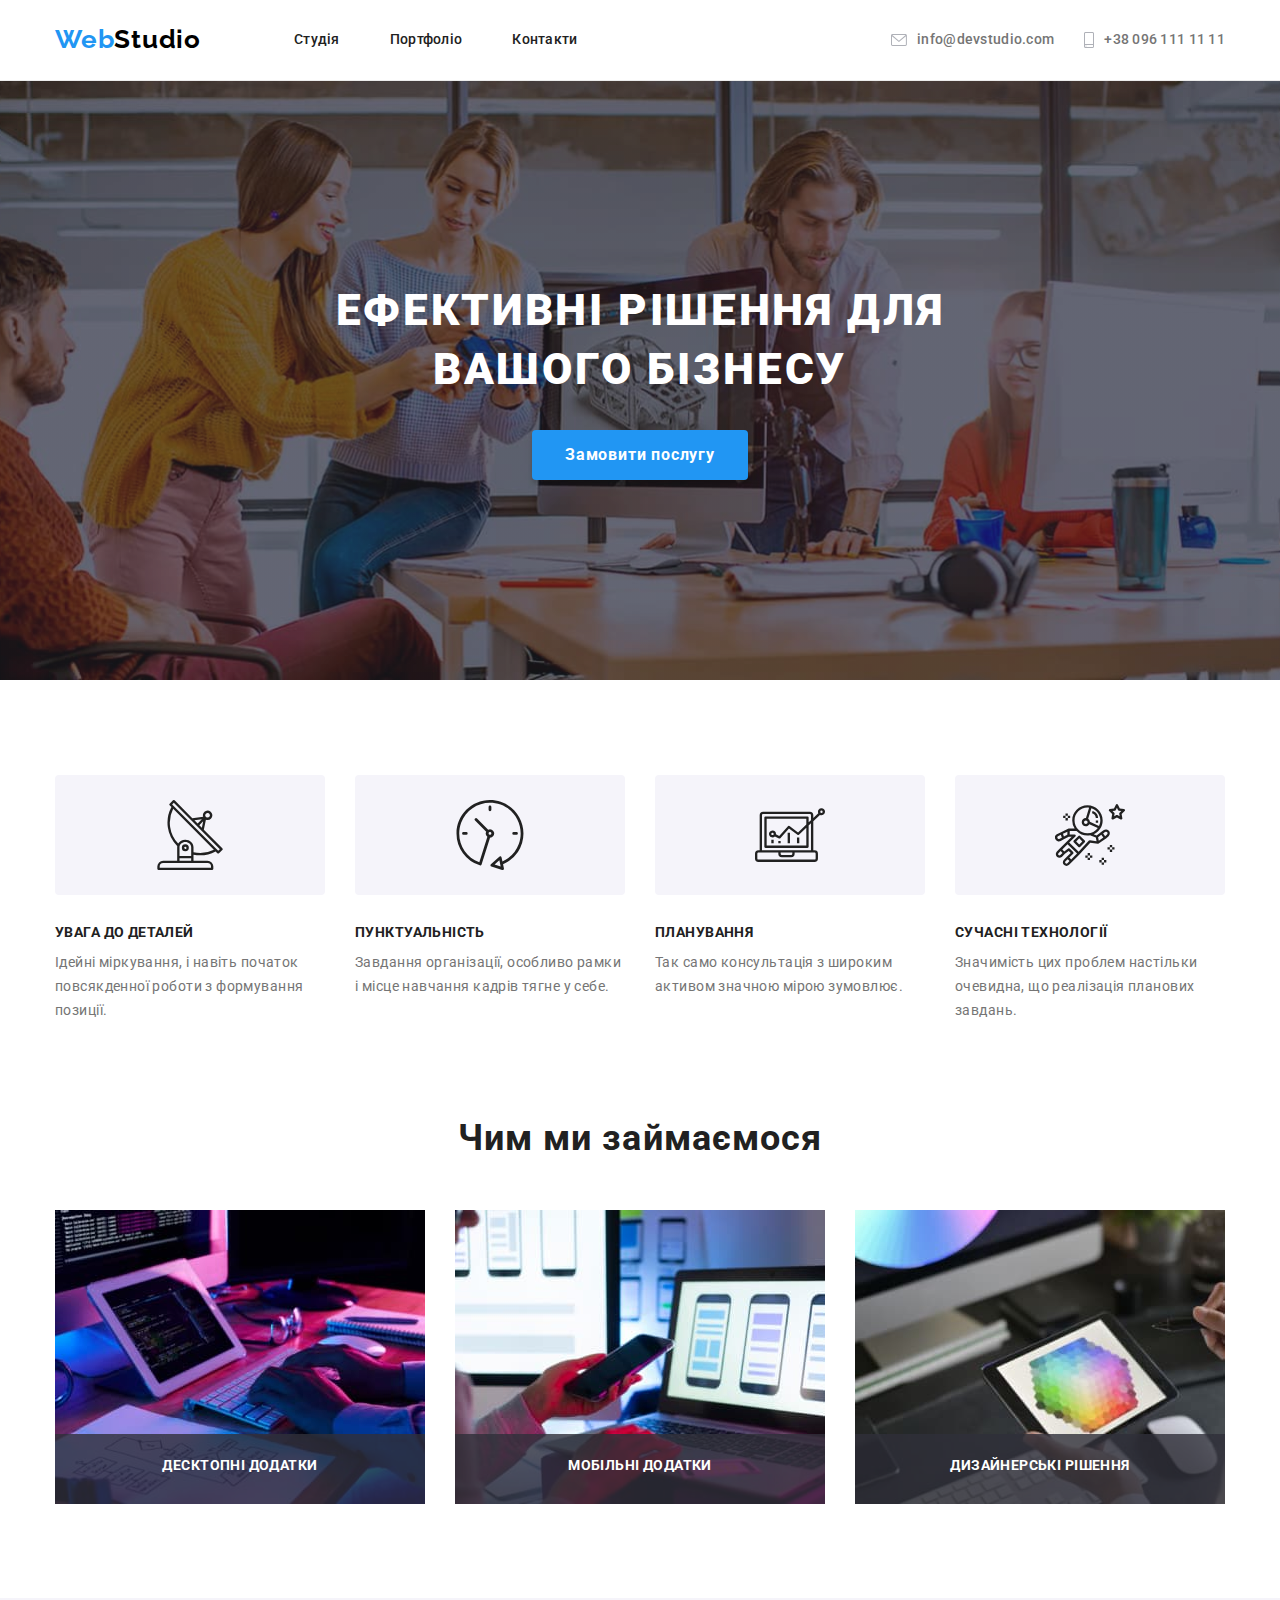
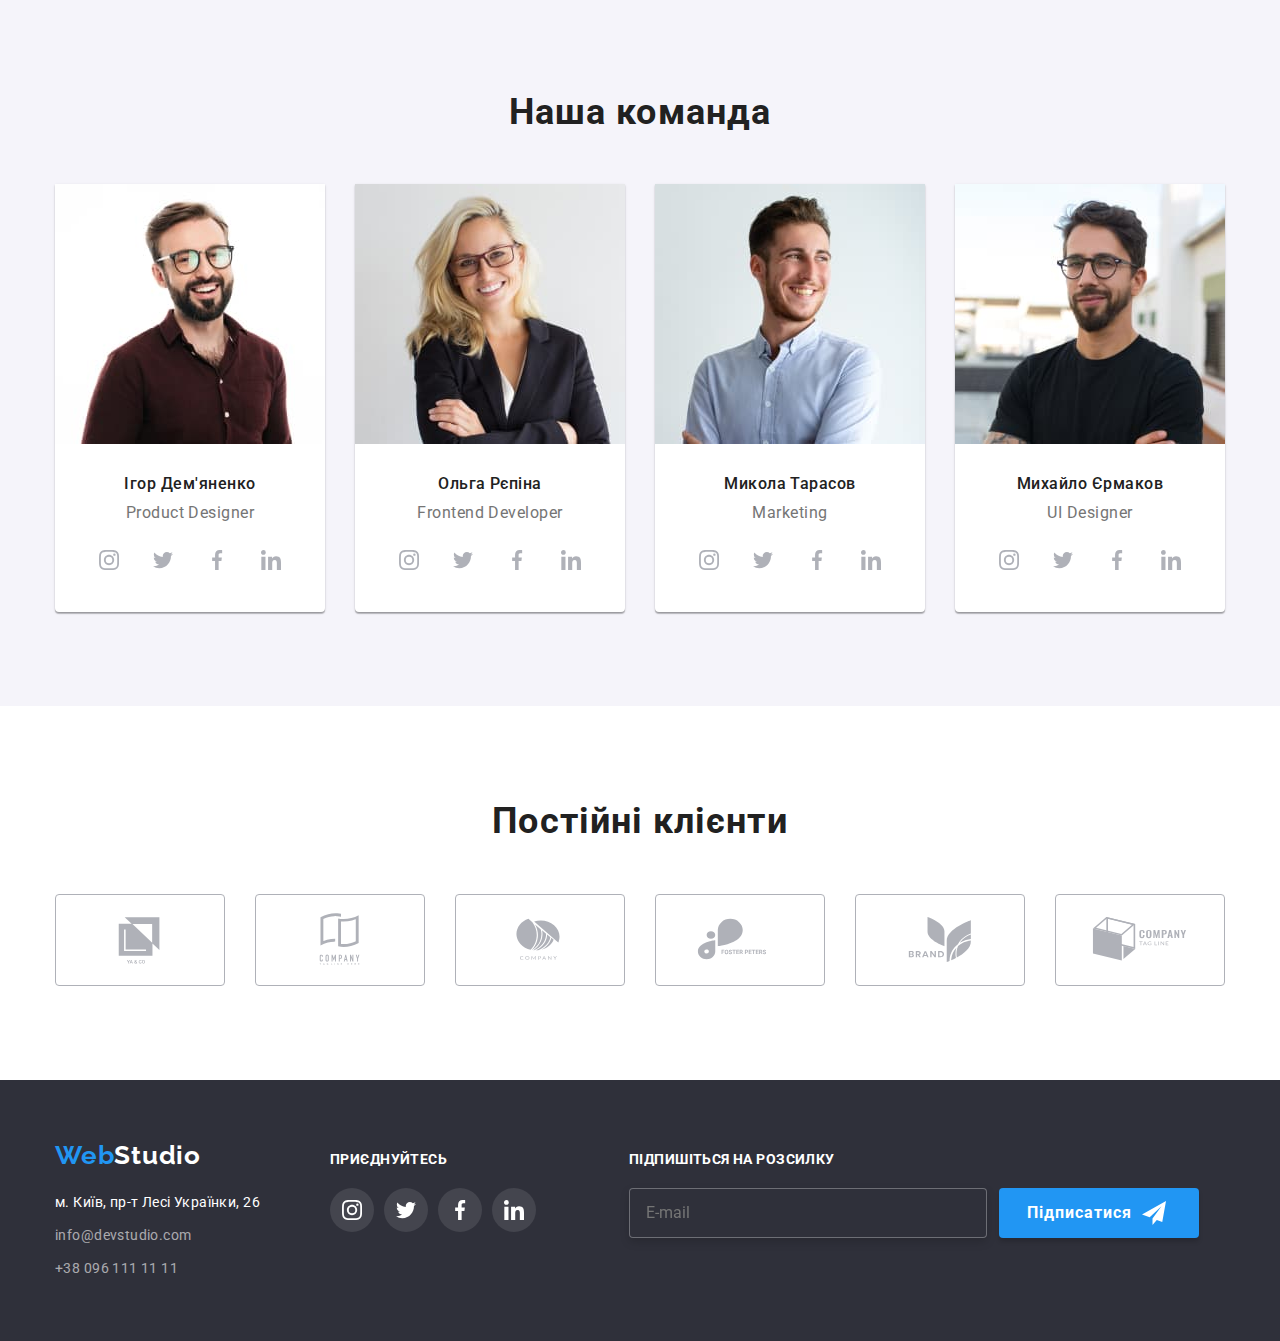
<file: index.html>
<!DOCTYPE html>
<html lang="en">
  <head>
    <meta charset="UTF-8" />
    <meta name="viewport" content="width=device-width, initial-scale=1.0" />
    <title>Document</title>
    <link
      rel="stylesheet"
      href="https://cdnjs.cloudflare.com/ajax/libs/modern-normalize/1.0.0/modern-normalize.min.css"
    />
    <link
      href="https://fonts.googleapis.com/css2?family=Raleway:wght@700&family=Roboto:wght@400;500;700;900&display=swap"
      rel="stylesheet"
    />

    <link rel="stylesheet" href="./css/styles.css" />
  </head>
  <body class="blackout">
    <!-- Шапка сайта -->
    <header class="page-header">
      <div class="header-container container">
        <nav class="nav-container">
          <a href="./index.html" class="logo">
            <span class="web">Web</span><span class="studio">Studio</span>
          </a>
          <ul class="site-nav">
            <li class="poloska">
              <a href="./index.html" class="link">Студія</a>
              <!-- <div class="item fover"></div> -->
            </li>
            <li class="poloska">
              <a href="./portfolio.html" class="link">Портфоліо</a>
              <!-- <div class="item fover"></div> -->
            </li>
            <li class="poloska">
              <a href="#" class="link">Контакти</a>
              <!-- <div class="item fover"></div> -->
            </li>
          </ul>
        </nav>
        <ul class="auth-nav">
          <!-- mailto -->
          <li class="item-block">
            <a href="mailto:info@devstudio.com" class="link">
              <div class="item-mailto">
                <svg class="icon-mailto">
                  <use
                    xlink:href="#icon-envelope-hover"
                    class="link-mailto"
                  ></use>
                </svg>
              </div>
              info@devstudio.com</a
            >
          </li>
          <li class="item-block">
            <a href="tel:+380961111111" class="link">
              <div class="item-tel">
                <svg class="icon-tel">
                  <use xlink:href="#icon-smartphone" class="link-tel"></use>
                </svg>
              </div>
              +38 096 111 11 11</a
            >
          </li>
        </ul>
      </div>
    </header>
    <main class="page-main">
      <!-- Герой (Hero)-->
      <div class="hero-container">
        <section class="hero">
          <h1 class="title">
            Ефективні рішення для <br />
            вашого бізнесу
          </h1>
          <button type="button" class="button" data-modal-open>
            Замовити послугу
          </button>
        </section>
      </div>
      <!-- Переваги (Benefits)-->
      <section class="benefits">
        <h2 class="our-advantages">Наші переваги</h2>
        <div class="benefits-container">
          <ul class="card-set">
            <li class="item">
              <span class="card-set-block">
                <svg class="card-set-img">
                  <use xlink:href="#icon-antenna-1"></use>
                </svg>
              </span>
              <h3 class="title">Увага до деталей</h3>
              <p class="line">
                Ідейні міркування, і навіть початок повсякденної роботи з
                формування позиції.
              </p>
            </li>
            <li class="item">
              <span class="card-set-block">
                <svg class="card-set-img">
                  <use xlink:href="#icon-clock-1"></use>
                </svg>
              </span>
              <h3 class="title">Пунктуальність</h3>
              <p class="line">
                Завдання організації, особливо рамки і місце навчання кадрів
                тягне у себе.
              </p>
            </li>
            <li class="item">
              <span class="card-set-block">
                <svg class="card-set-img">
                  <use xlink:href="#icon-diagram-1"></use>
                </svg>
              </span>
              <h3 class="title">Планування</h3>
              <p class="line">
                Так само консультація з широким активом значною мірою зумовлює.
              </p>
            </li>
            <li class="item">
              <span class="card-set-block">
                <svg class="card-set-img">
                  <use xlink:href="#icon-astronaut-1"></use>
                </svg>
              </span>
              <h3 class="title">Сучасні технології</h3>
              <p class="line">
                Значимість цих проблем настільки очевидна, що реалізація
                планових завдань.
              </p>
            </li>
          </ul>
        </div>
      </section>
      <!-- Чим ми займаємося -->
      <section class="services">
        <div class="services-container">
          <h3 class="title">Чим ми займаємося</h3>
          <ul class="services-blok">
            <li class="title-img">
              <img
                src="./images/1_1img.jpg"
                alt="Програміст працюе за планшетом"
                width="370"
                height="294"
                class="img"
              />
              <div class="block-title">
                <h3 class="picture-title">Десктопні додатки</h3>
              </div>
            </li>
            <li class="title-img">
              <img
                src="./images/1_2img.jpg"
                alt="Людина з телефоном працюе за ноутбуком"
                width="370"
                height="294"
                class="img"
              />
              <div class="block-title">
                <h3 class="picture-title">Мобільні додатки</h3>
              </div>
            </li>
            <li class="title-img">
              <img
                src="./images/1_3img.jpg"
                alt="Людина малює на планшеті"
                width="370"
                height="294"
                class="img"
              />
              <div class="block-title">
                <h3 class="picture-title">Дизайнерські рішення</h3>
              </div>
            </li>
          </ul>
        </div>
      </section>
      <!-- Наша команда-->
      <section class="team">
        <!-- team -->
        <div class="team-container">
          <h3 class="title-team">Наша команда</h3>
          <ul class="team-blok">
            <li class="background">
              <img
                class="img"
                src="./images/2_1img.jpg"
                alt="Усміхнений хлопець в окулярах"
                width="270"
                height="260"
              />
              <div class="img-text">
                <h3 class="title">Ігор Дем'яненко</h3>
                <p class="line">Product Designer</p>
                <!-- icon smm -->
                <ul class="icon-smm">
                  <!-- instagram -->
                  <li class="icon-block-smm">
                    <a href="" class="icon-block-linck">
                      <svg class="icon" height="20px" width="20px">
                        <use xlink:href="#icon-instagram-2"></use>
                      </svg>
                    </a>
                  </li>
                  <!-- twitter -->
                  <li class="icon-block-smm">
                    <a href="" class="icon-block-linck">
                      <svg class="icon" height="20px" width="20px">
                        <use xlink:href="#icon-twitter-1"></use>
                      </svg>
                    </a>
                  </li>
                  <!-- facebook -->
                  <li class="icon-block-smm">
                    <a href="" class="icon-block-linck">
                      <svg class="icon" height="20px" width="20px">
                        <use xlink:href="#icon-facebook-1"></use>
                      </svg>
                    </a>
                  </li>
                  <!-- linkedin -->
                  <li class="icon-block-smm">
                    <a href="" class="icon-block-linck">
                      <svg class="icon" height="20px" width="20px">
                        <use xlink:href="#icon-linkedin-1"></use>
                      </svg>
                    </a>
                  </li>
                </ul>
              </div>
            </li>
            <li class="background">
              <img
                class="img"
                src="./images/2_2img.jpg"
                alt="Усміхненена дівчина в окулярах"
                width="270"
                height="260"
              />
              <div class="img-text">
                <h3 class="title">Ольга Рєпіна</h3>
                <p class="line">Frontend Developer</p>
                <!-- icon smm -->
                <ul class="icon-smm">
                  <!-- instagram -->
                  <li class="icon-block-smm">
                    <a href="" class="icon-block-linck">
                      <svg class="icon" height="20px" width="20px">
                        <use xlink:href="#icon-instagram-2"></use>
                      </svg>
                    </a>
                  </li>
                  <!-- twitter -->
                  <li class="icon-block-smm">
                    <a href="" class="icon-block-linck">
                      <svg class="icon" height="20px" width="20px">
                        <use xlink:href="#icon-twitter-1"></use>
                      </svg>
                    </a>
                  </li>
                  <!-- facebook -->
                  <li class="icon-block-smm">
                    <a href="" class="icon-block-linck">
                      <svg class="icon" height="20px" width="20px">
                        <use xlink:href="#icon-facebook-1"></use>
                      </svg>
                    </a>
                  </li>
                  <!-- linkedin -->
                  <li class="icon-block-smm">
                    <a href="" class="icon-block-linck">
                      <svg class="icon" height="20px" width="20px">
                        <use xlink:href="#icon-linkedin-1"></use>
                      </svg>
                    </a>
                  </li>
                </ul>
              </div>
            </li>
            <li class="background">
              <img
                class="img"
                src="./images/2_3img.jpg"
                alt="Усміхнений хлопець"
                width="270"
                height="260"
              />
              <div class="img-text">
                <h3 class="title">Микола Тарасов</h3>
                <p class="line">Marketing</p>
                <!-- icon smm -->
                <ul class="icon-smm">
                  <!-- instagram -->
                  <li class="icon-block-smm">
                    <a href="" class="icon-block-linck">
                      <svg class="icon" height="20px" width="20px">
                        <use xlink:href="#icon-instagram-2"></use>
                      </svg>
                    </a>
                  </li>
                  <!-- twitter -->
                  <li class="icon-block-smm">
                    <a href="" class="icon-block-linck">
                      <svg class="icon" height="20px" width="20px">
                        <use xlink:href="#icon-twitter-1"></use>
                      </svg>
                    </a>
                  </li>
                  <!-- facebook -->
                  <li class="icon-block-smm">
                    <a href="" class="icon-block-linck">
                      <svg class="icon" height="20px" width="20px">
                        <use xlink:href="#icon-facebook-1"></use>
                      </svg>
                    </a>
                  </li>
                  <!-- linkedin -->
                  <li class="icon-block-smm">
                    <a href="" class="icon-block-linck">
                      <svg class="icon" height="20px" width="20px">
                        <use xlink:href="#icon-linkedin-1"></use>
                      </svg>
                    </a>
                  </li>
                </ul>
              </div>
            </li>
            <li class="background">
              <img
                class="img"
                src="./images/2_4img.jpg"
                alt="Хлопець в окулярах"
                width="270"
                height="260"
              />
              <div class="img-text">
                <h3 class="title">Михайло Єрмаков</h3>
                <p class="line">UI Designer</p>
                <!-- icon smm -->
                <ul class="icon-smm">
                  <!-- instagram -->
                  <li class="icon-block-smm">
                    <a href="" class="icon-block-linck">
                      <svg class="icon" height="20px" width="20px">
                        <use xlink:href="#icon-instagram-2"></use>
                      </svg>
                    </a>
                  </li>
                  <!-- twitter -->
                  <li class="icon-block-smm">
                    <a href="" class="icon-block-linck">
                      <svg class="icon" height="20px" width="20px">
                        <use xlink:href="#icon-twitter-1"></use>
                      </svg>
                    </a>
                  </li>
                  <!-- facebook -->
                  <li class="icon-block-smm">
                    <a href="" class="icon-block-linck">
                      <svg class="icon" height="20px" width="20px">
                        <use xlink:href="#icon-facebook-1"></use>
                      </svg>
                    </a>
                  </li>
                  <!-- linkedin -->
                  <li class="icon-block-smm">
                    <a href="" class="icon-block-linck">
                      <svg class="icon" height="20px" width="20px">
                        <use xlink:href="#icon-linkedin-1"></use>
                      </svg>
                    </a>
                  </li>
                </ul>
              </div>
            </li>
          </ul>
        </div>
      </section>
      <!-- Постійні клієнти Regular customers -->
      <section class="services">
        <!-- infa icon -->
        <div class="services-container">
          <h3 class="title">Постійні клієнти</h3>
          <!-- логотип постійні клієнти -->
          <ul class="customers-icon-logo">
            <li class="customers-icon-section">
              <a href="" class="services-link">
                <svg class="customers-icon" height="60px" width="106px">
                  <use xlink:href="#icon-Logo"></use>
                </svg>
              </a>
            </li>
            <li class="customers-icon-section">
              <a href="" class="services-link">
                <svg class="customers-icon" height="60px" width="106px">
                  <use xlink:href="#icon-Logo-1"></use>
                </svg>
              </a>
            </li>
            <li class="customers-icon-section">
              <a href="" class="services-link">
                <svg class="customers-icon" height="60px" width="106px">
                  <use xlink:href="#icon-Logo-2"></use>
                </svg>
              </a>
            </li>
            <li class="customers-icon-section">
              <a href="" class="services-link">
                <svg class="customers-icon" height="60px" width="106px">
                  <use xlink:href="#icon-Logo-3"></use>
                </svg>
              </a>
            </li>
            <li class="customers-icon-section">
              <a href="" class="services-link">
                <svg class="customers-icon" height="60px" width="106px">
                  <use xlink:href="#icon-Logo-4"></use>
                </svg>
              </a>
            </li>
            <li class="customers-icon-section">
              <a href="" class="services-link">
                <svg class="customers-icon" height="60px" width="106px">
                  <use xlink:href="#icon-Logo-5"></use>
                </svg>
              </a>
            </li>
          </ul>
        </div>
      </section>
    </main>
    <!-- Футер -->
    <footer class="footer">
      <div class="footer-container">
        <div class="footer-address">
          <a href="./index.html" class="logo">
            <span class="web">Web</span><span class="studio">Studio</span>
          </a>
          <address class="address">
            <ul class="footer-link">
              <li class="item-address">
                <a
                  href="https://goo.gl/maps/CPtrU1FHBa2aNyZL9"
                  target="_blank"
                  rel="noopener noreferrer nofollow"
                  class="address-link"
                >
                  м. Київ, пр-т Лесі Українки, 26</a
                >
              </li>
              <li class="item">
                <a href="mailto:info@devstudio.com" class="link"
                  >info@devstudio.com</a
                >
              </li>
              <li class="item">
                <a href="tel:+380961111111" class="link">+38 096 111 11 11</a>
              </li>
            </ul>
          </address>
        </div>
        <div class="footer-block">
          <h3 class="footer-title">ПРИЄДНУЙТЕСЬ</h3>
          <ul class="footer-icon-smm">
            <!-- instagram -->
            <li class="footer-icon-block-smm">
              <a href="" class="footer-icon-block-linck">
                <svg class="footer-icon" height="20px" width="20px">
                  <use xlink:href="#icon-instagram-2"></use>
                </svg>
              </a>
            </li>
            <!-- twitter -->
            <li class="footer-icon-block-smm">
              <a href="" class="footer-icon-block-linck">
                <svg class="footer-icon" height="20px" width="20px">
                  <use xlink:href="#icon-twitter-1"></use>
                </svg>
              </a>
            </li>
            <!-- facebook -->
            <li class="footer-icon-block-smm">
              <a href="" class="footer-icon-block-linck">
                <svg class="footer-icon" height="20px" width="20px">
                  <use xlink:href="#icon-facebook-1"></use>
                </svg>
              </a>
            </li>
            <!-- linkedin -->
            <li class="footer-icon-block-smm">
              <a href="" class="footer-icon-block-linck">
                <svg class="footer-icon" height="20px" width="20px">
                  <use xlink:href="#icon-linkedin-1"></use>
                </svg>
              </a>
            </li>
          </ul>
        </div>
        <div class="footer-email">
          <form>
            <h3 class="footer-title">Підпишіться на розсилку</h3>
            <div class="footer-form">
              <label for="footer-mail">
                <input
                  type="email"
                  id="footer-mail"
                  name="mail"
                  class="input-footer"
                  placeholder="E-mail"
                />
              </label>
              <button type="submit" class="footer-button">
                Підписатися
                <svg class="footer-button-svg" width="24" height="24">
                  <use href="#icon-telegram"></use>
                </svg>
              </button>
            </div>
          </form>
        </div>
      </div>
    </footer>
    <!-- Модал -->
    <div class="backdrop is-hidden" data-modal>
      <div class="modal">
        <button class="button-close" data-modal-close>
          <svg class="bcard-set-img" width="18" height="18">
            <use xlink:href="#icon-close-black"></use>
          </svg>
        </button>
        <div class="modal-contact">
          <h3 class="modal-text">Залиште свої дані, ми вам передзвонимо</h3>
          <!--  Ім'я -->
          <form name="contact-form">
            <label class="form-label" for="person-name">Ім'я</label>
            <div class="form-control">
              <input
                class="form-input"
                id="person-name"
                type="text"
                name="person-name"
              />
              <svg class="form-icon" width="12" height="12">
                <use class="form-icon-c" href="#icon-contakt-name"></use>
              </svg>
            </div>
            <!--  Телефон -->
            <label class="form-label" for="person-phone">Телефон</label>
            <div class="form-control">
              <input
                class="form-input"
                id="person-phone"
                type="tel"
                name="person-phone"
              />
              <svg class="form-icon" width="13" height="13">
                <use href="#icon-tel"></use>
              </svg>
            </div>
            <!--  Пошта -->
            <label class="form-label" for="person-mail">Пошта</label>
            <div class="form-control">
              <input
                class="form-input"
                id="person-mail"
                type="email"
                name="person-mail"
              />
              <svg class="form-icon" width="15" height="12">
                <use href="#icon-emeil"></use>
              </svg>
            </div>
            <!--  Коментар -->
            <label class="form-label" for="person-comment">Коментар</label>
            <textarea
              class="form-textarea"
              id="person-comment"
              name="person-comment"
              placeholder="Введіть текст"
            ></textarea>
            <!--  checkbox -->
            <div class="checkbox-container">
              <label class="checkbox-label text" for="agreement">
                <input
                  class="checkbox-input visually-hidden"
                  type="checkbox"
                  name=""
                  id="agreement"
                />
                <svg class="checkbox-svg" width="16px" height="15px">
                  <use xlink:href="#icon-icon-check"></use>
                </svg>
                Погоджуюся з розсилкою та приймаю
                <a href="#" class="checkbox-link">Умови договору</a>
              </label>
            </div>
            <!--  button -->
            <div class="modal-button">
              <button class="form-button" type="submit">Відправити</button>
            </div>
          </form>
        </div>
      </div>
    </div>
    <script src="./js/modal.js"></script>
    <!-- icon infa -->
    <svg display="none">
      <symbol id="icon-antenna-1" viewBox="0 0 32 32">
        <path
          d="m30.773 22.098-8.443-8.505.937-4.615c.242.094.499.144.758.146h.006a2.159 2.159 0 1 0-2.008-1.435l-4.96.605L8.972.161a.534.534 0 0 0-.377-.16.532.532 0 0 0-.373.155L6.709 1.66a.534.534 0 0 0 0 .754l.814.826a14.943 14.943 0 0 0 2.519 17.663.513.513 0 0 0 .146.098c-.034.18-.051.364-.052.547v6.187h-6.4a2.67 2.67 0 0 0-2.667 2.667v1.067c0 .295.239.533.533.533h24.533a.533.533 0 0 0 .533-.533v-1.067a2.67 2.67 0 0 0-2.667-2.667h-6.4v-2.742a15.09 15.09 0 0 0 3.049.32 14.854 14.854 0 0 0 7.04-1.783l.818.823a.534.534 0 0 0 .377.16.532.532 0 0 0 .373-.155l1.513-1.504a.534.534 0 0 0 0-.754zM23.28 6.233a1.066 1.066 0 1 1 .752 1.822h-.003a1.067 1.067 0 0 1-.747-1.823h-.002zm-1.256 3.505-.598 2.946-1.175-1.182 1.774-1.763zm-.605-.902-1.92 1.909-1.485-1.493 3.405-.415zM24.004 28.8a1.6 1.6 0 0 1 1.6 1.6v.533H2.137V30.4a1.6 1.6 0 0 1 1.6-1.6h20.267zm-7.467-2.133v1.067h-5.333v-1.067h5.333zM11.204 25.6v-4.053c0-1.294 1.196-2.347 2.667-2.347s2.667 1.053 2.667 2.347V25.6h-5.333zm6.4-1.696v-2.357c0-1.882-1.675-3.413-3.733-3.413a3.8 3.8 0 0 0-3.281 1.786A13.87 13.87 0 0 1 8.311 4.033l18.602 18.708a13.818 13.818 0 0 1-9.309 1.163zm11.289-.684L7.836 2.039l.755-.752 7.935 7.98c.004 0 .006.007.01.01l13.115 13.191-.757.752z"
        />
        <path
          d="M13.876 20.267h-.005a1.6 1.6 0 1 0-.004 3.2h.005a1.6 1.6 0 1 0 .004-3.2zm.373 1.978a.534.534 0 0 1-.752-.756.534.534 0 0 1 .373-.155.532.532 0 0 1 .373.911h.005z"
        />
      </symbol>
      <symbol id="icon-astronaut-1" viewBox="0 0 32 32">
        <path
          d="M31.974 4.524a.534.534 0 0 0-.43-.363l-1.91-.278-.855-1.731c-.179-.365-.777-.365-.956 0l-.855 1.731-1.91.278a.535.535 0 0 0-.296.91l1.383 1.348-.326 1.903c-.034.2.048.402.212.522a.53.53 0 0 0 .562.04l1.709-.899 1.709.899a.536.536 0 0 0 .775-.563l-.326-1.903 1.383-1.348a.536.536 0 0 0 .135-.547zm-2.463 1.327a.534.534 0 0 0-.153.472l.191 1.114-1-.526a.533.533 0 0 0-.498 0l-1.001.526.191-1.114a.534.534 0 0 0-.153-.472l-.81-.789 1.119-.163a.532.532 0 0 0 .402-.292l.5-1.013.5 1.013a.535.535 0 0 0 .402.292l1.119.163-.809.789zM26.134 20.522h-1.067v1.067h1.067v-1.067zM26.134 22.656h-1.067v1.067h1.067v-1.067zM27.2 21.589h-1.067v1.067H27.2v-1.067zM25.067 21.589H24v1.067h1.067v-1.067zM22.4 26.389h-1.067v1.067H22.4v-1.067zM22.4 28.522h-1.067v1.067H22.4v-1.067zM23.467 27.456H22.4v1.067h1.067v-1.067zM21.333 27.456h-1.067v1.067h1.067v-1.067zM16 24.256h-1.067v1.067H16v-1.067zM16 26.389h-1.067v1.067H16v-1.067zM17.067 25.322H16v1.067h1.067v-1.067zM14.933 25.322h-1.067v1.067h1.067v-1.067zM5.867 6.122H4.8v1.067h1.067V6.122zM5.867 8.255H4.8v1.067h1.067V8.255z"
        />
        <path
          d="M6.933 7.189H5.866v1.067h1.067V7.189zM4.8 7.189H3.733v1.067H4.8V7.189z"
        />
        <path
          d="M24.715 14.159a1.775 1.775 0 0 0-1.188-.705 1.778 1.778 0 0 0-1.34.352l-1.252.96-1.898 1.417-1.358-.541c2.421-1.086 4.114-3.508 4.114-6.32 0-3.823-3.123-6.933-6.961-6.933s-6.961 3.11-6.961 6.933a6.86 6.86 0 0 0 1.12 3.758l-2.764-.024h-.005c-.009 0-.015.004-.023.005a.515.515 0 0 0-.155.031l-.038.013c-.006.003-.013.003-.019.006l-3.233 1.596-.001.001-1.893.911a.397.397 0 0 0-.063.035 1.779 1.779 0 0 0-.598 2.295c.22.429.595.745 1.056.889a1.776 1.776 0 0 0 1.378-.128l1.388-.738 2.264-1.169 1.357-.008L2.2 22.211l-.002.001-1.339 1.333c-.316.315-.49.732-.49 1.178s.174.863.49 1.179c.325.323.752.485 1.179.485s.854-.162 1.18-.485l1.314-1.309 1.741-1.3.901.897-1.762 1.754-.002.001-1.339 1.333c-.316.315-.49.732-.49 1.178s.174.863.49 1.179c.325.323.753.485 1.18.485s.855-.162 1.18-.485l3.482-3.467.001-.002 1.01-1-.004-.004c.006-.006.015-.009.022-.015l5.166-5.658 3.471.494a.52.52 0 0 0 .262-.033c.018-.006.033-.015.05-.023.019-.01.039-.015.058-.027l3.213-2.133c.012-.008.018-.021.029-.029.013-.01.029-.014.041-.026l1.271-1.191c.662-.62.753-1.635.212-2.362zM2.13 17.77a.714.714 0 0 1-.558.052.717.717 0 0 1-.213-1.26l1.314-.632.449 1.312-.992.528zm3.498-1.828-1.548.8-.439-1.283 2.027-1.001-.04 1.484zm15.099-6.62a5.79 5.79 0 0 1-.599 2.559l-4.181-1.899a1.863 1.863 0 0 0-.788-1.388l1.464-4.86c2.378.756 4.105 2.974 4.105 5.588zm-11.789 0c0-3.235 2.644-5.867 5.894-5.867.253 0 .5.021.745.052l-1.432 4.754c-.019-.001-.037-.006-.057-.006-1.033 0-1.873.837-1.873 1.867s.84 1.867 1.873 1.867c.694 0 1.294-.383 1.618-.945l3.862 1.755a5.894 5.894 0 0 1-4.737 2.39c-3.25 0-5.894-2.632-5.894-5.867zm5.956.8c0 .441-.362.8-.806.8s-.806-.359-.806-.8c0-.441.362-.8.806-.8s.806.359.806.8zM2.465 25.146a.608.608 0 0 1-.854.001.592.592 0 0 1 0-.844l.962-.958.851.848-.959.955zm3.214 3.734a.608.608 0 0 1-.855.001.592.592 0 0 1 0-.844l.963-.959.852.848-.96.955zm3.481-3.469-.002.001-1.765 1.76-.852-.848 1.763-1.755.002-.001c.04-.04.065-.088.09-.135.007-.014.02-.026.026-.04.017-.041.019-.085.026-.129.003-.025.014-.047.014-.073 0-.036-.013-.07-.02-.106-.006-.032-.006-.065-.019-.095a.55.55 0 0 0-.091-.138c-.01-.012-.014-.027-.025-.038h-.001l-.001-.002-1.607-1.6c-.017-.017-.039-.024-.058-.038a.507.507 0 0 0-.087-.058.515.515 0 0 0-.093-.033.507.507 0 0 0-.103-.02.5.5 0 0 0-.095.005.53.53 0 0 0-.104.02.477.477 0 0 0-.094.045c-.02.011-.042.015-.061.029L4.23 23.486l-.901-.897 2.399-2.386 4.361 4.289-.928.919zm6.819-7.017c-.015-.002-.03.004-.045.003a.556.556 0 0 0-.3.075.492.492 0 0 0-.083.061c-.013.011-.028.017-.04.029l-4.698 5.146-4.328-4.257 2.833-2.818a.534.534 0 0 0-.379-.911v-.001l-2.219.013.028-1.607 3.104.027a6.947 6.947 0 0 0 4.981 2.101c.437 0 .864-.045 1.279-.123.04.032.079.065.13.085l2.41.96.331 1.644-3.003-.427zm4.041.178-.313-1.558 1.446-1.08.947 1.257-2.08 1.381zm3.754-2.831-.838.785-.931-1.236.831-.637a.735.735 0 0 1 .543-.143.718.718 0 0 1 .48.284.713.713 0 0 1-.085.947z"
        />
        <path
          d="m13.602 18.544-2.143-2.133a.534.534 0 0 0-.753 0l-2.142 2.133a.537.537 0 0 0 0 .756l2.142 2.133a.536.536 0 0 0 .753 0l2.143-2.133a.535.535 0 0 0 0-.756zm-2.519 1.759-1.387-1.381 1.387-1.381 1.387 1.381-1.387 1.381zM17.164 5.071l-.258 1.036c.071.018 1.738.452 1.738 2.149h1.067c0-2.017-1.666-2.965-2.547-3.185zM19.711 9.322h-1.067v1.067h1.067V9.322z"
        />
      </symbol>
      <symbol id="icon-clock-1" viewBox="0 0 32 32">
        <path
          d="M31.297 15.301C31.295 6.849 24.442-.002 15.989 0S.686 6.855.688 15.308a15.304 15.304 0 0 0 10.649 14.576.662.662 0 0 0 .529-.065.637.637 0 0 0 .283-.356l3.865-12.25a1.912 1.912 0 1 0-.84-3.635l-5.106-5.107a.637.637 0 0 0-.902.902l5.103 5.109a1.876 1.876 0 0 0 .536 2.309l-3.683 11.673C3.844 25.783.118 17.71 2.799 10.432S13.553-.572 20.831 2.109s11.004 10.754 8.323 18.032a14.042 14.042 0 0 1-7.462 7.973l-.398-1.874a.638.638 0 0 0-1.048-.344l-3.837 3.426a.637.637 0 0 0 .231 1.084l4.899 1.563a.638.638 0 0 0 .819-.74l-.391-1.839a15.255 15.255 0 0 0 9.329-14.089zm-15.305-.637a.638.638 0 1 1 0 1.277.638.638 0 0 1 0-1.277zm2.101 14.864 2.184-1.948.603 2.84-2.787-.892z"
        />
        <path
          d="M15.354 3.185V4.46a.638.638 0 1 0 1.276 0V3.185a.638.638 0 0 0-1.276 0zM3.876 14.664a.638.638 0 0 0 0 1.276h1.275a.638.638 0 1 0 0-1.276H3.876zM28.108 15.939a.638.638 0 1 0 0-1.276h-1.275a.638.638 0 0 0 0 1.276h1.275z"
        />
      </symbol>
      <symbol id="icon-diagram-1" viewBox="0 0 32 32">
        <path
          d="M14.926 14.965h1.066v4.798h-1.066v-4.797zM19.19 17.097h1.066v2.665H19.19v-2.665zM10.661 18.696h1.066v1.066h-1.066v-1.066zM7.463 18.163h1.066v1.599H7.463v-1.599z"
        />
        <path
          d="M1.599 28.291h25.587a1.6 1.6 0 0 0 1.599-1.599V24.56a1.6 1.6 0 0 0-1.599-1.599h-.533V9.668L29.681 6.8a1.608 1.608 0 1 0-.746-.763L26.654 8.2V6.97a1.6 1.6 0 0 0-1.599-1.599H3.733A1.6 1.6 0 0 0 2.134 6.97v15.992h-.533a1.6 1.6 0 0 0-1.599 1.599v2.132a1.6 1.6 0 0 0 1.599 1.599zM30.384 4.837a.533.533 0 1 1 0 1.067.533.533 0 0 1 0-1.067zM3.198 6.969c0-.294.239-.533.533-.533h21.322c.294 0 .533.239.533.533v2.239l-1.066 1.013V8.035a.533.533 0 0 0-.533-.533H4.797a.533.533 0 0 0-.533.533v13.326c0 .294.239.533.533.533h19.19a.533.533 0 0 0 .533-.533v-9.674l1.066-1.01v12.284H3.198V6.969zm4.798 6.93a1.598 1.598 0 1 0 1.107 2.749l1.853.93a.532.532 0 0 0 .636-.123l3.939-4.431 3.872 2.901a.533.533 0 0 0 .686-.039l3.365-3.188v8.131H5.33V8.569h18.124v2.66l-3.771 3.572-3.904-2.927a.533.533 0 0 0-.718.072l-3.993 4.493-1.493-.746c.011-.064.018-.129.02-.193a1.6 1.6 0 0 0-1.599-1.599zm.533 1.599a.533.533 0 1 1-1.067 0 .533.533 0 0 1 1.067 0zm3.198 8.529h5.331v.533a.533.533 0 0 1-.533.533h-4.264a.533.533 0 0 1-.533-.533v-.533zm-10.661.533c0-.294.239-.533.533-.533h9.062v.533a1.6 1.6 0 0 0 1.599 1.599h4.264a1.6 1.6 0 0 0 1.599-1.599v-.533h9.062c.294 0 .533.239.533.533v2.132a.533.533 0 0 1-.533.533H1.598a.533.533 0 0 1-.533-.533V24.56z"
        />
      </symbol>
      <symbol id="icon-envelope-hover" viewBox="0 0 43 32">
        <path
          d="M38.667 0H4C1.794 0 0 1.794 0 4v24c0 2.206 1.794 4 4 4h34.667c2.206 0 4-1.794 4-4V4c0-2.206-1.794-4-4-4zm0 2.667c.181 0 .353.038.511.103L21.334 18.236 3.49 2.77a1.32 1.32 0 0 1 .511-.103h34.667zm0 26.666H4A1.334 1.334 0 0 1 2.667 28V5.587L20.46 21.008a1.335 1.335 0 0 0 1.748 0L40.001 5.587V28c0 .736-.598 1.333-1.333 1.333z"
        />
      </symbol>
      <symbol id="icon-facebook-1" viewBox="0 0 32 32">
        <path
          d="M21.329 5.313h2.921V.225C23.746.156 22.013 0 19.994 0c-4.212 0-7.097 2.649-7.097 7.519V12H8.249v5.688h4.648V32h5.699V17.689h4.46l.708-5.688h-5.169V8.082c.001-1.644.444-2.769 2.735-2.769z"
        />
      </symbol>
      <symbol id="icon-instagram-2" viewBox="0 0 32 32">
        <path
          d="M31.969 9.408c-.075-1.7-.35-2.869-.744-3.882a7.806 7.806 0 0 0-1.851-2.838A7.867 7.867 0 0 0 26.542.844C25.523.45 24.36.175 22.66.1 20.947.019 20.403 0 16.059 0s-4.888.019-6.595.094c-1.7.075-2.869.35-3.882.744a7.803 7.803 0 0 0-2.838 1.85A7.867 7.867 0 0 0 .9 5.52C.506 6.539.231 7.702.156 9.402c-.081 1.713-.1 2.257-.1 6.601s.019 4.888.094 6.595c.075 1.7.35 2.869.744 3.882a7.895 7.895 0 0 0 1.85 2.838 7.867 7.867 0 0 0 2.832 1.844c1.019.394 2.182.669 3.882.744 1.706.075 2.25.094 6.595.094s4.888-.019 6.595-.094c1.7-.075 2.869-.35 3.882-.744a8.184 8.184 0 0 0 4.682-4.682c.394-1.019.669-2.182.744-3.882.075-1.707.094-2.251.094-6.595s-.006-4.888-.081-6.595zm-2.882 13.065c-.069 1.563-.331 2.407-.55 2.969a5.31 5.31 0 0 1-3.038 3.038c-.563.219-1.413.481-2.969.55-1.688.075-2.194.094-6.464.094s-4.782-.019-6.464-.094c-1.563-.069-2.407-.331-2.969-.55a4.926 4.926 0 0 1-1.838-1.194 4.974 4.974 0 0 1-1.194-1.838c-.219-.563-.481-1.413-.55-2.969-.075-1.688-.094-2.194-.094-6.464s.019-4.782.094-6.464c.069-1.563.331-2.407.55-2.969a4.868 4.868 0 0 1 1.2-1.838A4.974 4.974 0 0 1 6.639 3.55c.563-.219 1.413-.481 2.969-.55 1.688-.075 2.194-.094 6.464-.094 4.276 0 4.782.019 6.464.094 1.563.069 2.407.331 2.969.55a4.914 4.914 0 0 1 1.838 1.194 4.974 4.974 0 0 1 1.194 1.838c.219.563.481 1.413.55 2.969.075 1.688.094 2.194.094 6.464s-.019 4.77-.094 6.458z"
        />
        <path
          d="M16.059 7.783c-4.538 0-8.22 3.682-8.22 8.22s3.682 8.22 8.22 8.22c4.539 0 8.22-3.682 8.22-8.22s-3.682-8.22-8.22-8.22zm0 13.552a5.333 5.333 0 0 1 0-10.664 5.333 5.333 0 0 1 0 10.664zM26.524 7.458a1.919 1.919 0 1 1-3.838 0 1.919 1.919 0 0 1 3.838 0z"
        />
      </symbol>
      <symbol id="icon-linkedin-1" viewBox="0 0 32 32">
        <path
          d="M31.992 32v-.001H32V20.263c0-5.741-1.236-10.164-7.948-10.164-3.227 0-5.392 1.771-6.276 3.449h-.093v-2.913h-6.364v21.364h6.627V21.42c0-2.785.528-5.479 3.977-5.479 3.399 0 3.449 3.179 3.449 5.657v10.401h6.62zM.528 10.636h6.635V32H.528V10.636zM3.843 0C1.722 0 0 1.721 0 3.843s1.721 3.879 3.843 3.879c2.121 0 3.843-1.757 3.843-3.879A3.846 3.846 0 0 0 3.843 0z"
        />
      </symbol>
      <symbol id="icon-Logo-1" viewBox="0 0 57 32">
        <path
          d="M26.727 3.165h-.073a7.542 7.542 0 0 0-.336-.012h-.243c-.212 0-.428.005-.642.016a.4.4 0 0 0-.049 0c-1.944.11-3.848.596-5.609 1.431l-.231.111V16.52l.54-.183a20.64 20.64 0 0 1 1.5-.445 18.34 18.34 0 0 1 4.317-.574v1.551c-.193.001-.38.007-.568.016h-.045a17.207 17.207 0 0 0-3.322.51 16.858 16.858 0 0 0-3.957 1.542V3.792a15.847 15.847 0 0 1 4.151-1.688c1.278-.33 2.593-.5 3.913-.504h.228c.273.007.538.019.788.038.658.046 1.31.15 1.95.311v1.527a12.05 12.05 0 0 0-1.889-.285l-.039-.003c-.132-.011-.263-.022-.386-.022zm2.688 1.561c.339.026.689.038 1.044.038a16.75 16.75 0 0 0 4.114-.528 16.958 16.958 0 0 0 3.956-1.543v14.875a15.88 15.88 0 0 1-4.153 1.688 15.948 15.948 0 0 1-3.913.503c-1 .008-1.997-.11-2.968-.35V4.438c.229.053.465.102.706.142.394.066.81.115 1.214.145zm7.57.115-.54.182c-.497.167-.997.316-1.5.449a18.23 18.23 0 0 1-4.483.575c-.352 0-.676-.01-.989-.03l-.43-.028v12.148l.37.033c.343.03.696.045 1.052.045a14.364 14.364 0 0 0 3.531-.457c.95-.238 1.874-.57 2.759-.991l.231-.111V4.843zM19.06 24.113a.788.788 0 0 0-.6-.243.895.895 0 0 0-.347.065.778.778 0 0 0-.444.449.893.893 0 0 0-.062.335v2.023a.94.94 0 0 0 .08.415.718.718 0 0 0 .48.415c.098.028.2.042.302.042a.855.855 0 0 0 .838-.851v-.226h-.529v.18a.458.458 0 0 1-.031.18.315.315 0 0 1-.077.114.38.38 0 0 1-.222.077.266.266 0 0 1-.249-.109.479.479 0 0 1-.07-.271v-1.887a.643.643 0 0 1 .065-.302c.027-.043.066-.077.112-.098s.097-.03.147-.024a.28.28 0 0 1 .236.114c.059.078.09.173.088.271v.175h.524v-.206a.953.953 0 0 0-.242-.639zM22.202 24.09a.92.92 0 0 0-1.197 0 .82.82 0 0 0-.205.283.959.959 0 0 0-.077.392v1.941a.932.932 0 0 0 .077.397.791.791 0 0 0 .205.271.837.837 0 0 0 .279.171.897.897 0 0 0 .918-.171.849.849 0 0 0 .2-.271.934.934 0 0 0 .077-.397v-1.941a.943.943 0 0 0-.077-.392.867.867 0 0 0-.2-.283zm-.247 2.616a.355.355 0 0 1-.105.28.386.386 0 0 1-.498 0 .352.352 0 0 1-.105-.28v-1.941a.355.355 0 0 1 .105-.28.386.386 0 0 1 .498 0 .352.352 0 0 1 .105.28v1.941zM26.329 27.573v-3.674h-.509l-.668 1.945h-.009l-.673-1.945h-.503v3.674h.525v-2.235h.009l.514 1.58h.262l.518-1.58h.009v2.235h.525zM29.311 24.157a.727.727 0 0 0-.297-.201 1.168 1.168 0 0 0-.38-.057h-.78v3.674h.523v-1.435h.27a.964.964 0 0 0 .472-.1.759.759 0 0 0 .287-.281.875.875 0 0 0 .12-.32c.021-.138.03-.278.028-.418a2.107 2.107 0 0 0-.051-.525.785.785 0 0 0-.193-.338zm-.27 1.12a.45.45 0 0 1-.049.191.296.296 0 0 1-.135.129.538.538 0 0 1-.247.046h-.239v-1.249h.27a.506.506 0 0 1 .236.046.3.3 0 0 1 .123.136.537.537 0 0 1 .046.205v.244c0 .085.005.174 0 .252h-.005zM31.791 23.899h-.429l-.809 3.674h.523l.154-.789h.714l.154.789h.524l-.83-3.674zm-.483 2.384.258-1.332h.009l.256 1.332h-.524zM35.173 26.112h-.009l-.791-2.213h-.503v3.674h.523v-2.209h.011l.8 2.209h.492v-3.674h-.523v2.213zM38.372 23.899l-.421 1.461h-.011l-.421-1.461h-.554l.719 2.121v1.553h.524V26.02l.719-2.121h-.554zM17.6 28.61h.252v.708h.171v-.708h.251v-.145h-.675v.145zM19.721 28.465l-.331.853h.182l.07-.194h.34l.073.194h.186l-.339-.853h-.182zm-.027.516.116-.316.116.316h-.232zM21.818 29.004h.197v.11a.332.332 0 0 1-.202.072c-.034.002-.069-.004-.1-.019s-.059-.036-.081-.063a.352.352 0 0 1-.063-.222c0-.19.082-.285.246-.285.043-.004.086.007.121.032s.061.062.072.104l.169-.033c-.036-.167-.156-.251-.362-.251a.426.426 0 0 0-.298.11.413.413 0 0 0-.122.328.465.465 0 0 0 .109.32.408.408 0 0 0 .324.125.511.511 0 0 0 .362-.136v-.336h-.37v.144zM23.959 28.465h-.173v.853h.598v-.145h-.425v-.708zM25.769 28.465h-.173v.853h.173v-.853zM27.539 29.035l-.349-.57h-.167v.853h.161v-.557l.343.557h.171v-.853h-.158v.57zM29.14 28.943h.425v-.145h-.425v-.187h.457v-.145h-.63v.853h.648v-.145h-.475v-.231zM33.02 28.802h-.336v-.336h-.171v.853h.171v-.373h.336v.373h.171v-.853h-.171v.336zM34.629 28.943h.426v-.145h-.426v-.187h.459v-.145h-.63v.853h.646v-.145h-.475v-.231zM36.812 28.943c.148-.023.224-.102.224-.237a.203.203 0 0 0-.084-.189.479.479 0 0 0-.25-.05h-.362v.853h.171v-.357h.034a.231.231 0 0 1 .107.019.181.181 0 0 1 .061.062l.186.271h.205L37 29.148a.6.6 0 0 0-.189-.205zm-.172-.118h-.127v-.214h.135a.445.445 0 0 1 .174.02c.012.011.022.025.029.04a.116.116 0 0 1-.004.097.114.114 0 0 1-.032.037.486.486 0 0 1-.174.02zM38.458 28.943h.425v-.145h-.425v-.187h.459v-.145h-.631v.853h.648v-.145h-.475v-.231z"
        />
      </symbol>
      <symbol id="icon-Logo-2" viewBox="0 0 57 32">
        <path
          d="M19.417 26.187c.008 0 .017.002.025.005s.015.007.02.013l.116.111a.955.955 0 0 1-.327.211 1.299 1.299 0 0 1-.464.076 1.213 1.213 0 0 1-.436-.071.942.942 0 0 1-.329-.2.878.878 0 0 1-.212-.308 1.02 1.02 0 0 1-.074-.396.91.91 0 0 1 .305-.705 1.06 1.06 0 0 1 .349-.201c.143-.048.296-.072.449-.071.143-.003.285.019.417.064.115.043.221.104.313.178l-.097.119a.085.085 0 0 1-.025.021.066.066 0 0 1-.039.009.086.086 0 0 1-.042-.013l-.052-.032-.073-.04a.818.818 0 0 0-.229-.071 1.11 1.11 0 0 0-.173-.013.952.952 0 0 0-.323.053.683.683 0 0 0-.417.387.81.81 0 0 0-.06.313.795.795 0 0 0 .06.318.68.68 0 0 0 .402.383.867.867 0 0 0 .3.05c.059.001.119-.003.177-.01a.69.69 0 0 0 .384-.163.09.09 0 0 1 .055-.02zM22.776 25.629a.974.974 0 0 1-.078.393c-.047.114-.122.218-.219.305s-.214.155-.344.2a1.42 1.42 0 0 1-.884 0 1.027 1.027 0 0 1-.342-.201.904.904 0 0 1-.221-.308 1.022 1.022 0 0 1 0-.787.94.94 0 0 1 .221-.31c.097-.084.214-.15.342-.193.284-.096.6-.096.884 0 .129.046.246.114.343.201a.914.914 0 0 1 .298.699zm-.306 0a.84.84 0 0 0-.055-.316.653.653 0 0 0-.402-.385 1.025 1.025 0 0 0-.643 0 .683.683 0 0 0-.246.149.63.63 0 0 0-.157.236.927.927 0 0 0 0 .632.643.643 0 0 0 .403.384c.207.067.435.067.643 0a.698.698 0 0 0 .246-.148.662.662 0 0 0 .156-.236.82.82 0 0 0 .055-.316zM25.067 25.96l.03.071.033-.071a.68.68 0 0 1 .038-.07l.743-1.174c.015-.02.028-.033.042-.037a.207.207 0 0 1 .061-.006h.22v1.909h-.26V25.119a.726.726 0 0 1 0-.066l-.747 1.19c-.009.018-.025.033-.044.043s-.041.016-.064.016h-.042c-.023 0-.045-.005-.064-.016s-.034-.026-.044-.044l-.769-1.198v1.533h-.252v-1.905h.22a.207.207 0 0 1 .061.006.087.087 0 0 1 .041.037l.759 1.175a.418.418 0 0 1 .038.068zM27.864 25.865v.715h-.291v-1.906h.649c.122-.002.244.012.362.042a.724.724 0 0 1 .256.119.492.492 0 0 1 .145.187.576.576 0 0 1 .049.244.54.54 0 0 1-.211.435.752.752 0 0 1-.257.126 1.25 1.25 0 0 1-.35.044l-.352-.005zm0-.205h.352a.808.808 0 0 0 .225-.029.52.52 0 0 0 .163-.082.358.358 0 0 0 .134-.286c.003-.053-.007-.106-.029-.155s-.057-.094-.102-.13a.624.624 0 0 0-.391-.102h-.352v.786zM31.772 26.583h-.23a.109.109 0 0 1-.064-.018.123.123 0 0 1-.038-.044l-.198-.461h-.993l-.205.461a.107.107 0 0 1-.101.062h-.23l.872-1.909h.302l.884 1.909zm-1.439-.709h.82l-.346-.777a1.276 1.276 0 0 1-.065-.179l-.034.1a.98.98 0 0 1-.032.081l-.343.776zM33.029 24.682c.017.008.032.02.044.034l1.272 1.439V24.673h.26v1.909h-.145a.136.136 0 0 1-.06-.011.165.165 0 0 1-.047-.035l-1.271-1.438a.726.726 0 0 1 0 .066v1.419h-.26v-1.909h.154a.15.15 0 0 1 .052.009zM36.748 25.823v.758h-.291v-.758l-.804-1.15h.26a.114.114 0 0 1 .063.016.159.159 0 0 1 .039.043l.503.742a.717.717 0 0 1 .088.169l.038-.082a.745.745 0 0 1 .049-.087l.496-.747a.18.18 0 0 1 .038-.04.098.098 0 0 1 .063-.019h.263l-.806 1.155zM24.923 21.47c.127.014.255.025.384.035 1.962-.763 3.622-2.011 4.772-3.588s1.74-3.415 1.695-5.282l-2.162-1.879c.44 1.988.234 4.043-.594 5.935s-2.245 3.547-4.094 4.779z"
        />
        <path
          d="m24.151 21.383.058.01c1.975-1.228 3.482-2.942 4.323-4.921s.981-4.133.4-6.181l-3.08-2.676c1.246 2.2 1.747 4.661 1.446 7.098s-1.393 4.75-3.147 6.67zM34.596 14.841c-.523 2.052-1.794 3.902-3.624 5.276-.534.404-1.111.763-1.722 1.074 1.49-.38 2.859-1.053 4.003-1.966s2.03-2.042 2.592-3.3l-1.249-1.084z"
        />
        <path
          d="m34.106 14.539-1.778-1.545c-.034 1.762-.61 3.483-1.669 4.986s-2.562 2.731-4.352 3.559h.009c.399 0 .798-.021 1.194-.062 1.673-.593 3.151-1.537 4.303-2.748s1.94-2.65 2.295-4.189zM24.409 6.486 22.287 4.64c-1.897.637-3.528 1.756-4.68 3.212s-1.772 3.179-1.778 4.946c.007 1.952.763 3.846 2.149 5.383s3.322 2.628 5.501 3.101c1.946-2.06 3.085-4.605 3.252-7.266s-.647-5.299-2.323-7.53zM39.008 14.255c-.008-2.316-1.07-4.535-2.955-6.173s-4.439-2.561-7.105-2.567a11.3 11.3 0 0 0-3.602.582l12.99 11.286a7.647 7.647 0 0 0 .672-3.128z"
        />
      </symbol>
      <symbol id="icon-Logo-3" viewBox="0 0 57 32">
        <path
          d="M12.878 11.255h-.002c-1.279 0-2.316.921-2.316 2.058v.001c0 1.137 1.037 2.058 2.316 2.058h.002c1.279 0 2.316-.921 2.316-2.058v-.001c0-1.137-1.037-2.058-2.316-2.058zM29.971 10.597c-.004-1.579-.711-3.092-1.967-4.208s-2.958-1.745-4.735-1.749c-1.777.003-3.48.631-4.737 1.748s-1.964 2.63-1.968 4.209v8.706s13.405-1.327 13.406-8.704v-.001zM5.867 22.16c.003 1.098.496 2.151 1.369 2.928s2.058 1.215 3.294 1.218c1.236-.003 2.42-.441 3.294-1.218s1.366-1.829 1.37-2.927v-6.057s-9.327.924-9.327 6.056zm4.663 1.085c-.242 0-.478-.064-.678-.183s-.357-.289-.45-.487c-.092-.198-.117-.417-.069-.627s.163-.404.334-.556c.171-.152.388-.255.625-.297s.482-.02.706.062c.223.082.414.221.548.4s.206.388.206.603c.001.143-.031.284-.092.417s-.151.252-.264.353c-.114.101-.248.182-.397.236s-.308.083-.468.083v-.004zM19.956 22.647h-.9v.93h-.469v-2.275h1.481v.38h-1.012v.588h.9v.378zm2.253-.156c0 .224-.04.42-.119.589a.893.893 0 0 1-.847.528c-.189 0-.357-.045-.505-.136s-.262-.22-.344-.387a1.344 1.344 0 0 1-.123-.581v-.112c0-.224.04-.421.12-.591a.895.895 0 0 1 .848-.529c.189 0 .358.046.505.137a.888.888 0 0 1 .342.392c.081.17.122.366.122.589v.102zm-.475-.103c0-.238-.043-.42-.128-.544s-.207-.186-.366-.186a.416.416 0 0 0-.364.184c-.085.122-.129.301-.13.538v.111c0 .232.043.412.128.541s.208.192.369.192a.415.415 0 0 0 .363-.184c.084-.124.127-.304.128-.541v-.111zm1.996.592a.237.237 0 0 0-.094-.203 1.203 1.203 0 0 0-.337-.15 2.418 2.418 0 0 1-.386-.156c-.258-.14-.387-.328-.387-.564 0-.123.034-.232.103-.328a.688.688 0 0 1 .298-.227c.13-.054.276-.081.438-.081.163 0 .307.03.434.089a.662.662 0 0 1 .401.614h-.469c0-.104-.033-.185-.098-.242s-.158-.087-.277-.087a.426.426 0 0 0-.267.073.225.225 0 0 0-.095.191c0 .074.037.136.111.186.075.05.185.097.33.141.267.08.461.18.583.298s.183.267.183.444a.55.55 0 0 1-.223.464c-.149.111-.349.167-.602.167-.175 0-.334-.032-.478-.095-.144-.065-.254-.153-.33-.264s-.113-.241-.113-.388h.47c0 .251.15.377.45.377a.442.442 0 0 0 .261-.067.222.222 0 0 0 .094-.191zm2.501-1.298h-.697v1.895h-.469v-1.895h-.687v-.38h1.853v.38zm1.638.909h-.9v.609h1.056v.377H26.5v-2.275h1.522v.38h-1.053v.542h.9v.367zm1.273.153h-.373v.833H28.3v-2.275h.845c.269 0 .476.06.622.18s.219.289.219.508a.697.697 0 0 1-.102.389.689.689 0 0 1-.305.247l.492.93v.022h-.503l-.427-.833zm-.373-.379h.378c.118 0 .209-.03.273-.089a.321.321 0 0 0 .097-.248.343.343 0 0 0-.092-.253c-.06-.061-.154-.092-.28-.092h-.377v.683zm2.84.41v.802h-.469v-2.275h.887c.171 0 .321.031.45.094a.703.703 0 0 1 .405.659.655.655 0 0 1-.23.528c-.152.128-.363.192-.633.192h-.411zm0-.379h.419c.124 0 .218-.029.283-.088.066-.058.098-.142.098-.25 0-.111-.033-.202-.098-.27s-.156-.104-.272-.106h-.43v.714zm2.966.195h-.9v.609h1.056v.377h-1.525v-2.275h1.522v.38h-1.053v.542h.9v.367zm2.175-.909h-.697v1.895h-.469v-1.895h-.688v-.38h1.853v.38zm1.637.909h-.9v.609h1.056v.377h-1.525v-2.275h1.522v.38h-1.053v.542h.9v.367zm1.274.153h-.373v.833h-.469v-2.275h.845c.269 0 .476.06.622.18s.219.289.219.508a.697.697 0 0 1-.102.389.689.689 0 0 1-.305.247l.492.93v.022h-.503l-.427-.833zm-.374-.379h.378c.118 0 .209-.03.273-.089a.321.321 0 0 0 .097-.248.343.343 0 0 0-.092-.253c-.06-.061-.154-.092-.28-.092h-.377v.683zm2.755.615a.237.237 0 0 0-.094-.203 1.203 1.203 0 0 0-.337-.15 2.418 2.418 0 0 1-.386-.156c-.258-.14-.388-.328-.388-.564 0-.123.034-.232.103-.328a.688.688 0 0 1 .298-.227c.13-.054.276-.081.438-.081.163 0 .307.03.434.089a.675.675 0 0 1 .295.248.646.646 0 0 1 .106.366h-.469c0-.104-.033-.185-.098-.242s-.158-.087-.277-.087a.426.426 0 0 0-.267.073.225.225 0 0 0-.095.191c0 .074.037.136.111.186.075.05.185.097.33.141.267.08.461.18.583.298s.183.267.183.444a.548.548 0 0 1-.223.464c-.149.111-.349.167-.602.167-.175 0-.334-.032-.478-.095a.773.773 0 0 1-.33-.264.678.678 0 0 1-.112-.388h.47c0 .251.15.377.45.377a.442.442 0 0 0 .261-.067.222.222 0 0 0 .094-.191z"
        />
      </symbol>
      <symbol id="icon-Logo-4" viewBox="0 0 57 32">
        <path
          d="M14.27 23.859c.13.147.199.332.196.521.007.123-.017.247-.07.361s-.132.216-.233.297c-.252.175-.565.26-.881.24h-1.549v-3.302h1.517c.299-.018.596.059.84.219.098.075.176.17.227.277s.074.224.068.341a.725.725 0 0 1-.176.505.839.839 0 0 1-.462.258.897.897 0 0 1 .523.282zm-1.816-.499h.648a.653.653 0 0 0 .412-.11c.049-.04.087-.09.111-.146s.034-.116.028-.176c.005-.06-.005-.12-.029-.175s-.061-.106-.108-.147a.665.665 0 0 0-.425-.111h-.638v.866zm1.124 1.267c.052-.041.093-.093.12-.151s.038-.121.034-.184c.004-.064-.008-.127-.035-.186s-.069-.111-.121-.153a.714.714 0 0 0-.44-.119h-.68v.908h.689a.732.732 0 0 0 .435-.114zM17.371 25.278l-.844-1.291h-.317v1.291h-.726v-3.302h1.374c.346-.022.689.078.957.281.192.179.308.415.327.666s-.061.499-.224.7c-.17.178-.401.296-.655.336l.898 1.32h-.789zm-1.161-1.74h.594c.412 0 .618-.167.618-.5a.458.458 0 0 0-.151-.371.687.687 0 0 0-.467-.134h-.601l.007 1.005zM21.339 24.614h-1.446l-.255.665h-.761l1.328-3.265h.823l1.323 3.265h-.761l-.25-.665zm-.194-.5-.529-1.394-.529 1.394h1.057zM26.305 25.278h-.721l-1.616-2.245v2.245h-.719v-3.302h.719l1.616 2.258v-2.258h.721v3.302zM30.417 24.488a1.501 1.501 0 0 1-.652.582 2.282 2.282 0 0 1-1.013.208h-1.283v-3.302h1.283c.351-.008.698.061 1.013.203.276.127.503.328.652.576a1.78 1.78 0 0 1 0 1.732zm-.824-.079c.206-.219.319-.499.319-.788s-.113-.569-.319-.788a1.326 1.326 0 0 0-.902-.281h-.5v2.137h.5c.329.019.654-.082.902-.281zM21.79 3.609s9.301 3.215 9.103 7.867v7.869s-9.294-3.217-9.1-7.869l-.004-7.867zM39.179 17.503a13.494 13.494 0 0 1 5.909-1.994v-2.463c-2.444.862-4.517 2.426-5.909 4.457z"
        />
        <path
          d="M38.124 18.245c1.438-2.651 3.93-4.696 6.964-5.715V5.432s-13.245 4.58-12.965 11.205V27.84s.59-.205 1.519-.589c0-.358 0-.719.042-1.082.274-3.076 1.871-5.926 4.44-7.924z"
        />
        <path
          d="M36.864 22.407c.07-.777.225-1.546.463-2.294-1.599 1.725-2.568 3.866-2.77 6.122-.019.213-.03.426-.035.645a40.466 40.466 0 0 0 2.548-1.229 10.624 10.624 0 0 1-.206-3.244zM37.391 22.447a10.17 10.17 0 0 0 .164 2.938c3.619-1.983 7.685-5.046 7.528-8.748v-.323c-2.585.265-5.004 1.3-6.885 2.946a10.29 10.29 0 0 0-.807 3.188z"
        />
      </symbol>
      <symbol id="icon-Logo-5" viewBox="0 0 57 32">
        <path
          d="M28.493 14.618a1.58 1.58 0 0 1-.323-1.061v-1.538c0-.471.107-.83.321-1.075s.581-.367 1.102-.366c.489 0 .836.104 1.042.313.224.266.333.592.308.92v.361h-.875v-.366c.003-.12-.005-.24-.025-.358a.352.352 0 0 0-.125-.213.505.505 0 0 0-.317-.083.533.533 0 0 0-.333.088.412.412 0 0 0-.145.235 1.74 1.74 0 0 0-.034.38v1.866c-.014.18.025.36.112.524.044.055.104.099.175.127s.149.038.226.029a.478.478 0 0 0 .31-.084.375.375 0 0 0 .13-.227c.02-.124.03-.249.027-.374v-.379h.875v.346c.025.342-.082.682-.303.967-.201.228-.544.343-1.047.343s-.884-.122-1.1-.375zM32.137 14.633c-.221-.239-.332-.588-.332-1.05v-1.617c0-.457.11-.802.332-1.037s.591-.351 1.109-.35c.515 0 .882.117 1.103.35.221.235.333.58.333 1.037v1.617c0 .457-.112.807-.337 1.048s-.591.361-1.1.361c-.509 0-.886-.122-1.109-.36zm1.517-.388a.906.906 0 0 0 .105-.479v-1.98a.88.88 0 0 0-.103-.469c-.044-.057-.106-.101-.179-.129s-.152-.037-.231-.027c-.079-.009-.159 0-.231.028s-.135.072-.18.129a.853.853 0 0 0-.105.469v1.99a.888.888 0 0 0 .105.479c.051.05.114.091.185.119a.612.612 0 0 0 .635-.119v-.009zM35.735 10.626h.942l.708 2.984.725-2.984h.917l.092 4.308h-.678l-.072-2.994-.699 2.994h-.544l-.725-3.005-.067 3.005h-.685l.085-4.308zM40.176 10.626h1.468c.846 0 1.268.408 1.268 1.223 0 .781-.445 1.171-1.335 1.17h-.5v1.915h-.906l.005-4.308zm1.254 1.841a.7.7 0 0 0 .498-.136.693.693 0 0 0 .13-.486 1.327 1.327 0 0 0-.044-.391c-.013-.043-.036-.083-.067-.118s-.07-.065-.114-.087a.94.94 0 0 0-.404-.069h-.352v1.287h.352zM44.218 10.626h.973l.998 4.308h-.844l-.197-.993h-.868l-.203.993h-.857l.998-4.308zm.832 2.815-.339-1.808-.339 1.808h.678zM46.996 10.626h.634l1.214 2.457v-2.457h.752v4.308h-.603l-1.221-2.565v2.565h-.777l.002-4.308zM51.357 13.291l-1.009-2.659h.85l.616 1.708.578-1.708h.832l-.997 2.659v1.642h-.87v-1.642zM29.892 16.817v.225h-.739v1.75h-.31v-1.75H28.1v-.225h1.792zM32.209 18.793h-.239a.105.105 0 0 1-.067-.019.102.102 0 0 1-.04-.045l-.214-.469h-1.026l-.214.469a.119.119 0 0 1-.033.053.112.112 0 0 1-.067.019h-.239l.906-1.976h.315l.917 1.968zm-1.5-.734h.855l-.362-.804a1.426 1.426 0 0 1-.067-.186 4.03 4.03 0 0 0-.034.105l-.033.083-.359.802zM33.771 18.599a1.018 1.018 0 0 0 .315-.023.961.961 0 0 0 .13-.036c.04-.014.08-.031.121-.048v-.444h-.362c-.009 0-.018-.001-.026-.003s-.016-.007-.023-.012c-.006-.004-.011-.01-.014-.016s-.005-.013-.004-.02v-.152h.703v.757a1.407 1.407 0 0 1-.609.202 2.591 2.591 0 0 1-.264.012 1.41 1.41 0 0 1-.457-.073 1.104 1.104 0 0 1-.362-.206.956.956 0 0 1-.234-.313.99.99 0 0 1-.083-.41.907.907 0 0 1 .316-.726c.103-.089.227-.159.362-.205.155-.05.32-.075.486-.074.084 0 .169.006.252.017a1.21 1.21 0 0 1 .397.128c.056.031.108.065.158.103l-.087.122c-.007.011-.017.021-.029.027s-.027.01-.041.01a.118.118 0 0 1-.056-.016 1.344 1.344 0 0 1-.089-.047.727.727 0 0 0-.121-.053 1.171 1.171 0 0 0-.167-.044 1.362 1.362 0 0 0-.23-.017 1.06 1.06 0 0 0-.35.055.704.704 0 0 0-.435.402.924.924 0 0 0 0 .659.756.756 0 0 0 .446.405c.115.034.237.047.359.039zM36.659 18.567h.989v.225h-1.292v-1.976h.31l-.007 1.75zM38.678 18.792h-.31v-1.976h.31v1.976zM39.83 16.826a.151.151 0 0 1 .047.036l1.324 1.489a.41.41 0 0 1 0-.07v-1.472h.27v1.984h-.156a.14.14 0 0 1-.067-.011.184.184 0 0 1-.049-.038l-1.323-1.488v1.536h-.259v-1.976h.161c.017 0 .035.003.051.009zM43.753 16.817v.217h-1.098v.652h.89v.21h-.89v.674h1.098v.217h-1.417v-1.971h1.417zM11.286 4.616l13.757 3.372v11.818l-13.757-3.371V4.616zm-.882-1.007V17.01l15.52 3.806V7.417L10.404 3.61z"
        />
        <path d="M18.722 27.036 3.2 23.227V9.828l15.522 3.807v13.401z" />
        <path
          d="m10.661 4.465 13.578 3.33-5.774 4.987L4.885 9.45l5.776-4.985zm-.257-.856L3.2 9.828l15.522 3.807 7.202-6.219-15.52-3.807zM19.595 26.282l6.329-5.465-6.329-1.553v7.018z"
        />
      </symbol>
      <symbol id="icon-Logo" viewBox="0 0 57 32">
        <path
          d="m20.267 3.733 3.738 3.538-6.938-.004v17.166H35.2v-6.564l3.733 3.534V3.732H20.266zm14.769 13.722L24.439 7.423h10.597v10.032zm-3.29 4.468h-11.81V10.378h.835v10.764h10.975v.782zm-9.021 4.797-.436.898-.436-.898h-.366l.637 1.198v.698h.331v-.698l.635-1.198h-.365zm.548 1.895.154-.441h.734l.155.441h.344l-.717-1.896h-.296l-.716 1.896h.342zm.521-1.493.275.786h-.549l.275-.786zm1.737.741a.429.429 0 0 0-.072.241c0 .16.056.29.168.389s.263.148.451.148.349-.051.484-.152l.107.126h.367l-.279-.329a.95.95 0 0 0 .164-.574h-.275a.758.758 0 0 1-.079.348l-.366-.432.129-.094c.091-.066.157-.132.197-.198s.06-.14.06-.219c0-.12-.044-.22-.133-.301s-.201-.122-.339-.122c-.153 0-.274.043-.365.13s-.135.203-.135.352c0 .061.014.124.043.189s.081.144.155.237a1.12 1.12 0 0 0-.283.262zm.855.419a.485.485 0 0 1-.299.107c-.095 0-.17-.027-.227-.082s-.085-.126-.085-.214c0-.102.052-.192.156-.271l.04-.029.414.488zm-.34-.84c-.089-.11-.134-.202-.134-.275 0-.063.018-.116.055-.158s.085-.063.147-.063c.057 0 .105.018.142.053s.056.077.056.126a.235.235 0 0 1-.081.184l-.04.033-.145.099zm3.086 1.03a.689.689 0 0 0 .224-.474h-.328c-.017.135-.059.232-.124.29s-.162.087-.292.087c-.142 0-.249-.054-.323-.161s-.109-.264-.109-.469v-.168c.002-.202.041-.355.117-.46s.188-.158.331-.158c.123 0 .217.03.28.091s.104.158.12.294h.328c-.021-.207-.095-.368-.223-.482s-.296-.171-.505-.171a.718.718 0 0 0-.683.426 1.116 1.116 0 0 0-.095.473v.177c.003.174.035.328.098.46s.151.234.266.306a.748.748 0 0 0 .4.107c.216 0 .389-.056.52-.169zm1.936-.266c.064-.141.096-.304.096-.49v-.105c-.001-.185-.034-.347-.099-.486a.726.726 0 0 0-.687-.432.757.757 0 0 0-.411.113c-.119.075-.211.183-.277.324s-.098.305-.098.49v.107c.001.181.034.342.099.48s.159.246.279.322a.764.764 0 0 0 .411.112c.155 0 .293-.037.411-.112s.212-.183.276-.323zm-.352-1.071c.08.112.12.273.12.483v.099c0 .214-.04.376-.119.487s-.19.167-.336.167c-.144 0-.257-.057-.339-.171s-.121-.275-.121-.483v-.109c.002-.204.043-.362.122-.473s.192-.168.335-.168c.146 0 .258.056.337.168z"
        />
      </symbol>
      <symbol id="icon-smartphone" viewBox="0 0 20 32">
        <path
          d="M17 0H3C1.346 0 0 1.346 0 3v26c0 1.654 1.346 3 3 3h14c1.654 0 3-1.346 3-3V3c0-1.654-1.346-3-3-3zM3 2h14a1 1 0 0 1 1 1v21H2V3a1 1 0 0 1 1-1zm14 28H3a1 1 0 0 1-1-1v-3h16v3a1 1 0 0 1-1 1z"
        />
        <path
          d="M4.707 27.478c.391.365.391.956 0 1.321s-1.024.365-1.414 0c-.391-.365-.391-.956 0-1.321s1.024-.365 1.414 0z"
        />
      </symbol>
      <symbol id="icon-twitter-1" viewBox="0 0 32 32">
        <path
          d="M32 6.078c-1.19.522-2.458.868-3.78 1.036a6.523 6.523 0 0 0 2.886-3.626 13.11 13.11 0 0 1-4.16 1.588A6.574 6.574 0 0 0 22.154 3c-3.632 0-6.556 2.948-6.556 6.562 0 .52.044 1.02.152 1.496-5.454-.266-10.28-2.88-13.522-6.862a6.605 6.605 0 0 0-.898 3.316 6.57 6.57 0 0 0 2.914 5.452 6.479 6.479 0 0 1-2.964-.808v.072c0 3.188 2.274 5.836 5.256 6.446a6.548 6.548 0 0 1-1.72.216 5.8 5.8 0 0 1-1.242-.112c.85 2.598 3.262 4.508 6.13 4.57a13.182 13.182 0 0 1-8.134 2.798c-.538 0-1.054-.024-1.57-.09A18.469 18.469 0 0 0 10.064 29c12.072 0 18.672-10 18.672-18.668 0-.29-.01-.57-.024-.848A13.087 13.087 0 0 0 32 6.078z"
        />
      </symbol>
      <symbol
        id="icon-hrestyk"
        viewBox="0 0 70 70"
        xmlns="http://www.w3.org/2000/svg"
        xml:space="preserve"
        style="
          fill-rule: evenodd;
          clip-rule: evenodd;
          stroke-linecap: round;
          stroke-linejoin: round;
          stroke-miterlimit: 1.5;
        "
      >
        <path
          d="M22.873 20.262a1.02 1.02 0 0 0-1.51 1.37L46.88 49.74a1.02 1.02 0 0 0 1.51-1.371L22.873 20.262Z"
        />
        <path
          d="M48.636 21.658a1.02 1.02 0 0 0-1.509-1.373L21.584 48.367a1.02 1.02 0 0 0 1.509 1.372l25.543-28.081Z"
        />
      </symbol>
      <symbol id="icon-emeil" viewBox="0 0 43 32">
        <path
          d="M37.333 0h-32c-2.2 0-3.98 1.8-3.98 4l-.02 24c0 2.2 1.8 4 4 4h32c2.2 0 4-1.8 4-4V4c0-2.2-1.8-4-4-4zm-.8 8.5-14.14 8.84c-.64.4-1.48.4-2.12 0L6.133 8.5c-.5-.32-.8-.86-.8-1.44 0-1.34 1.46-2.14 2.6-1.44l13.4 8.38 13.4-8.38c1.14-.7 2.6.1 2.6 1.44 0 .58-.3 1.12-.8 1.44z"
        />
      </symbol>
      <symbol id="icon-tel" viewBox="0 0 32 32">
        <path
          d="m27.419 20.852-4.201-.48a3.293 3.293 0 0 0-2.713.943l-3.044 3.044A24.888 24.888 0 0 1 6.56 13.458l3.06-3.06a3.293 3.293 0 0 0 .943-2.713l-.48-4.168A3.31 3.31 0 0 0 6.791.589H3.929C2.06.589.505 2.144.621 4.013c.877 14.126 12.174 25.407 26.284 26.284 1.869.116 3.424-1.439 3.424-3.308v-2.861c.016-1.671-1.241-3.077-2.911-3.275z"
        />
      </symbol>
      <symbol id="icon-contakt-name" viewBox="0 0 32 32">
        <path
          d="M16 16c4.42 0 8-3.58 8-8s-3.58-8-8-8-8 3.58-8 8 3.58 8 8 8zm0 4c-5.34 0-16 2.68-16 8v2c0 1.1.9 2 2 2h28c1.1 0 2-.9 2-2v-2c0-5.32-10.66-8-16-8z"
        />
      </symbol>
      <symbol id="icon-telegram" viewBox="0 0 32 32">
        <path
          d="M32 0 0 18l10.227 3.788L26 7 14.002 23.186l.01.004-.012-.004V32l5.735-6.691L27 28l5-28z"
        />
      </symbol>
      <symbol id="icon-close-black" viewBox="0 0 32 32">
        <path
          d="m26.667 7.303-1.97-1.97-7.808 7.808-7.808-7.808-1.97 1.97 7.808 7.808-7.808 7.808 1.97 1.97 7.808-7.808 7.808 7.808 1.97-1.97-7.808-7.808 7.808-7.808z"
        />
      </symbol>
      <symbol id="icon-icon-check" viewBox="0 0 34 32">
        <path
          d="m8.442 16.537-.147-.14-2.205 2.088 7.767 7.41 16.318-15.567-2.19-2.089-14.128 13.465-5.416-5.167z"
        />
      </symbol>
    </svg>
  </body>
</html>
</file>
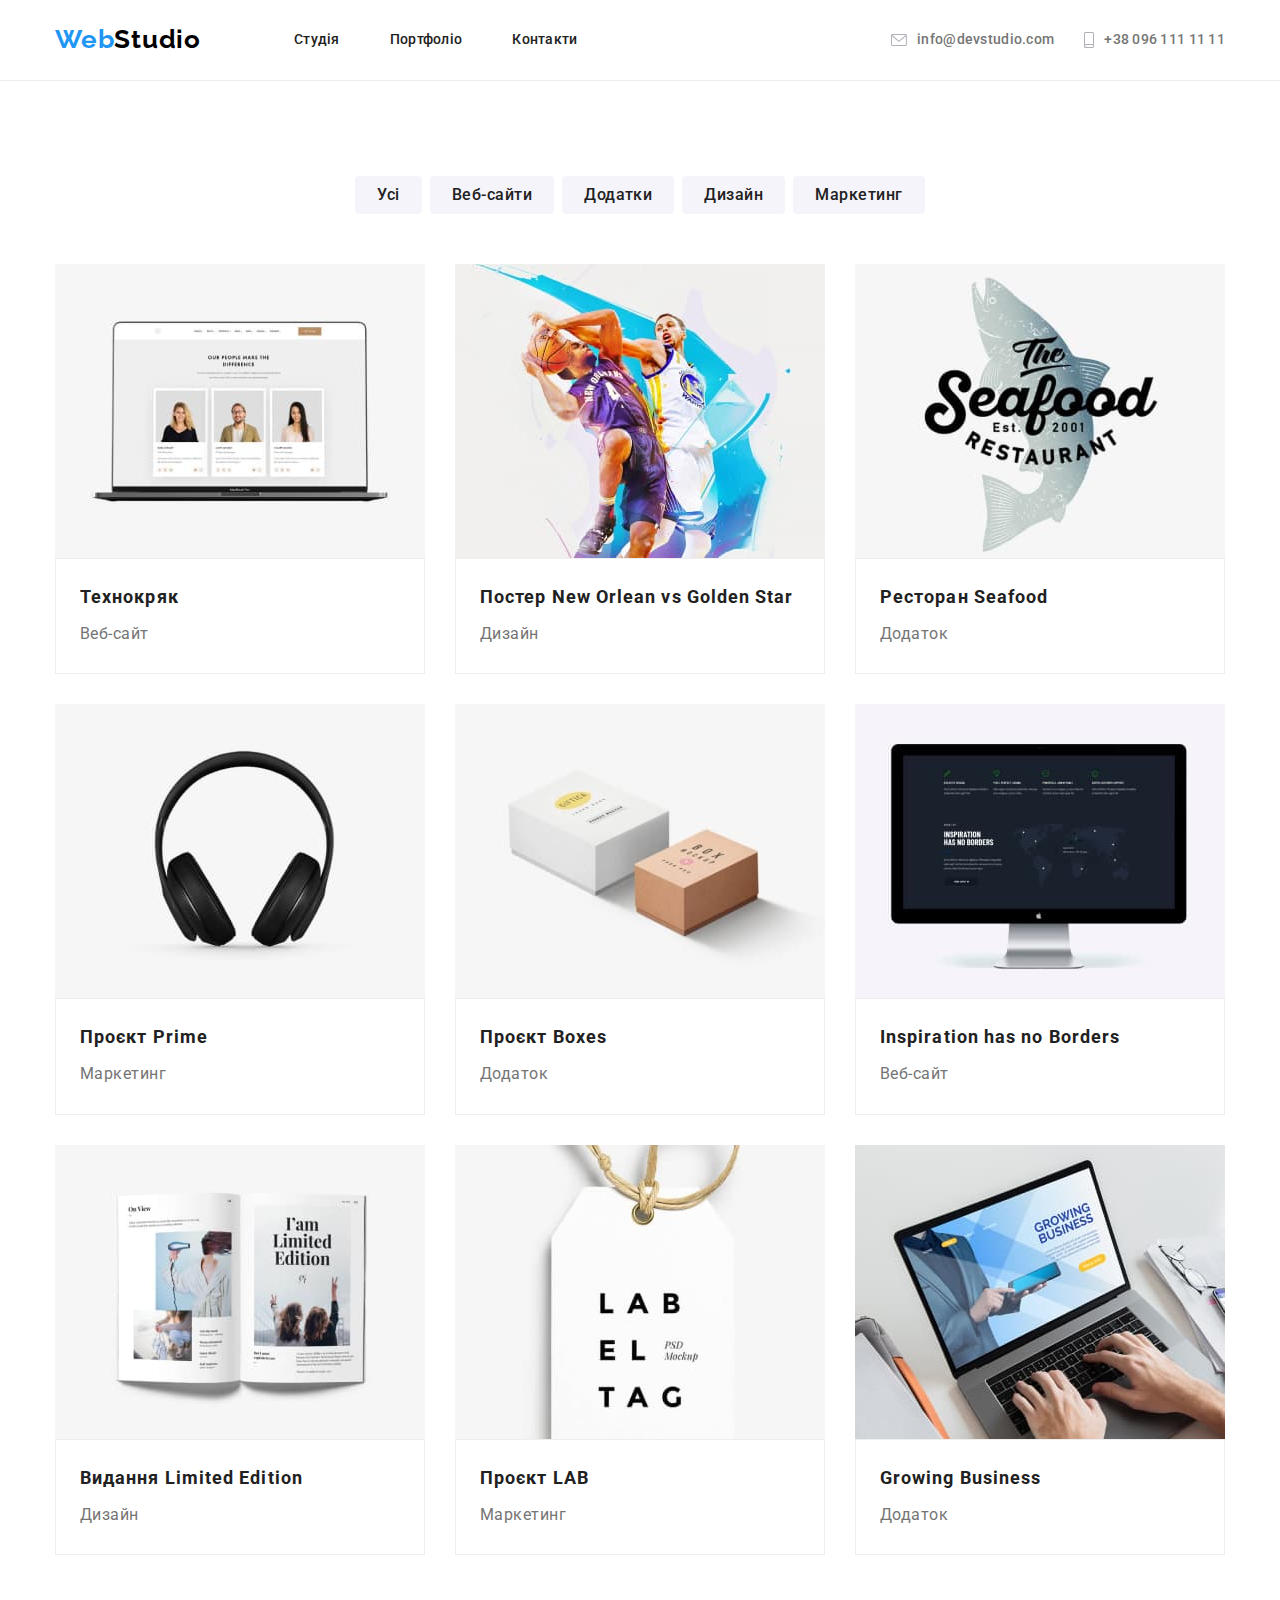
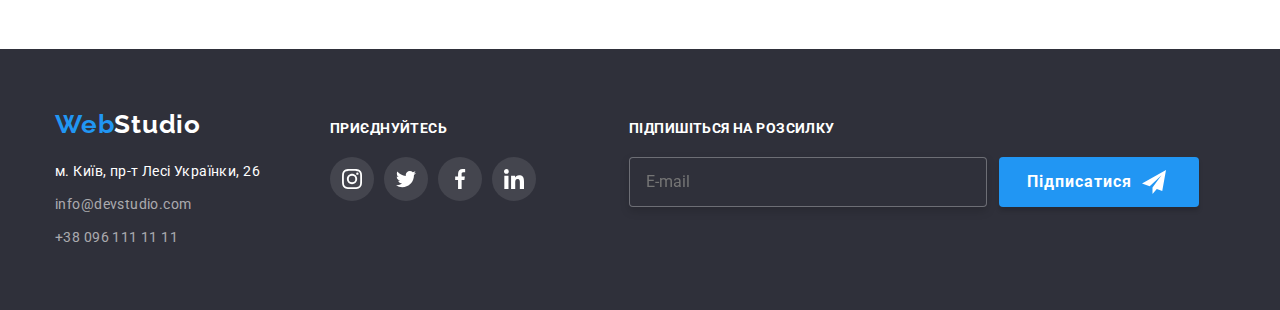
<file: portfolio.html>
<!DOCTYPE html>
<html lang="en">
  <head>
    <meta charset="UTF-8" />
    <meta name="viewport" content="width=device-width, initial-scale=1.0" />
    <title>Document</title>
    <link
      rel="stylesheet"
      href="https://cdnjs.cloudflare.com/ajax/libs/modern-normalize/1.0.0/modern-normalize.min.css"
    />
    <link
      href="https://fonts.googleapis.com/css2?family=Raleway:wght@700&family=Roboto:wght@400;500;700;900&display=swap"
      rel="stylesheet"
    />

    <link rel="stylesheet" href="./css/styles.css" />
  </head>
  <body>
    <!-- Шапка сайта -->
    <header class="page-header">
      <div class="header-container container">
        <nav class="nav-container">
          <a href="./index.html" class="logo">
            <span class="web">Web</span><span class="studio">Studio</span>
          </a>
          <ul class="site-nav">
            <li class="poloska">
              <a href="./index.html" class="link">Студія</a>
              <div class="item fover"></div>
            </li>
            <li class="poloska">
              <a href="./portfolio.html" class="link">Портфоліо</a>
              <div class="item fover"></div>
            </li>
            <li class="poloska">
              <a href="#" class="link">Контакти</a>
              <div class="item fover"></div>
            </li>
          </ul>
        </nav>
        <ul class="auth-nav">
          <!-- infa icon -->
          <svg display="none">
            <symbol id="icon-envelope-hover" viewBox="0 0 43 32">
              <path
                d="M38.667 0H4C1.794 0 0 1.794 0 4v24c0 2.206 1.794 4 4 4h34.667c2.206 0 4-1.794 4-4V4c0-2.206-1.794-4-4-4zm0 2.667c.181 0 .353.038.511.103L21.334 18.236 3.49 2.77a1.32 1.32 0 0 1 .511-.103h34.667zm0 26.666H4A1.334 1.334 0 0 1 2.667 28V5.587L20.46 21.008a1.335 1.335 0 0 0 1.748 0L40.001 5.587V28c0 .736-.598 1.333-1.333 1.333z"
              />
            </symbol>

            <symbol id="icon-smartphone" viewBox="0 0 20 32">
              <path
                d="M17 0H3C1.346 0 0 1.346 0 3v26c0 1.654 1.346 3 3 3h14c1.654 0 3-1.346 3-3V3c0-1.654-1.346-3-3-3zM3 2h14a1 1 0 0 1 1 1v21H2V3a1 1 0 0 1 1-1zm14 28H3a1 1 0 0 1-1-1v-3h16v3a1 1 0 0 1-1 1z"
              />
              <path
                d="M4.707 27.478c.391.365.391.956 0 1.321s-1.024.365-1.414 0c-.391-.365-.391-.956 0-1.321s1.024-.365 1.414 0z"
              />
            </symbol>
          </svg>
          <!-- mailto -->
          <li class="item-block">
            <a href="mailto:info@devstudio.com" class="link">
              <div class="item-mailto">
                <svg class="icon-mailto">
                  <use
                    xlink:href="#icon-envelope-hover"
                    class="link-mailto"
                  ></use>
                </svg>
              </div>
              info@devstudio.com</a
            >
          </li>
          <li class="item-block">
            <a href="tel:+380961111111" class="link">
              <div class="item-tel">
                <svg class="icon-tel">
                  <use xlink:href="#icon-smartphone" class="link-tel"></use>
                </svg>
              </div>
              +38 096 111 11 11</a
            >
          </li>
        </ul>
      </div>
    </header>
    <main class="page-main">
      <!-- button-->
      <section class="portfolio">
        <h1 class="title">Портфоліо</h1>
        <div class="portfolio-container">
          <!-- button-->
          <ul class="portfolio-blok">
            <li>
              <button type="button" class="button-portfolio">Усі</button>
            </li>
            <li>
              <button type="button" class="button-portfolio">Веб-сайти</button>
            </li>
            <li>
              <button type="button" class="button-portfolio">Додатки</button>
            </li>
            <li>
              <button type="button" class="button-portfolio">Дизайн</button>
            </li>
            <li>
              <button type="button" class="button-portfolio">Маркетинг</button>
            </li>
          </ul>
          <ul class="img-blok">
            <li class="background">
              <div class="pos-abs">
                <div class="background-block">
                  <p class="background-text">
                    Ресурс пропонує комплексні пропозиції з різним рівнем
                    функціоналу та сервісів. Все це дозволить відвідувачу
                    отримати вичерпні відомості про компанію чи приватну особу.
                  </p>
                </div>
                <img
                  class="img"
                  src="./images/0_2_1.jpg"
                  alt="Портрети трьох людей"
                  width="370"
                />
              </div>
              <div class="img-title-line">
                <h2 class="title">Технокряк</h2>
                <p class="line">Веб-сайт</p>
              </div>
            </li>

            <li class="background">
              <div class="pos-abs">
                <div class="background-block">
                  <p class="background-text">
                    Ресурс пропонує комплексні пропозиції з різним рівнем
                    функціоналу та сервісів. Все це дозволить відвідувачу
                    отримати вичерпні відомості про компанію чи приватну особу.
                  </p>
                </div>
                <img
                  class="img"
                  src="./images/0_2_2.jpg"
                  alt="Два баскетболіста"
                  width="370"
                />
              </div>
              <div class="img-title-line">
                <h2 class="title">Постер New Orlean vs Golden Star</h2>
                <p class="line">Дизайн</p>
              </div>
            </li>

            <li class="background">
              <div class="pos-abs">
                <div class="background-block">
                  <p class="background-text">
                    Ресурс пропонує комплексні пропозиції з різним рівнем
                    функціоналу та сервісів. Все це дозволить відвідувачу
                    отримати вичерпні відомості про компанію чи приватну особу.
                  </p>
                </div>
                <img
                  class="img"
                  src="./images/0_2_3.jpg"
                  alt="Логотип ресторана в формі риби"
                  width="370"
                />
              </div>
              <div class="img-title-line">
                <h2 class="title">Ресторан Seafood</h2>
                <p class="line">Додаток</p>
              </div>
            </li>

            <li class="background">
              <div class="pos-abs">
                <div class="background-block">
                  <p class="background-text">
                    Ресурс пропонує комплексні пропозиції з різним рівнем
                    функціоналу та сервісів. Все це дозволить відвідувачу
                    отримати вичерпні відомості про компанію чи приватну особу.
                  </p>
                </div>
                <img
                  class="img"
                  src="./images/0_2_4.jpg"
                  alt="Навушники"
                  width="370"
                />
              </div>
              <div class="img-title-line">
                <h2 class="title">Проєкт Prime</h2>
                <p class="line">Маркетинг</p>
              </div>
            </li>

            <li class="background">
              <div class="pos-abs">
                <div class="background-block">
                  <p class="background-text">
                    Ресурс пропонує комплексні пропозиції з різним рівнем
                    функціоналу та сервісів. Все це дозволить відвідувачу
                    отримати вичерпні відомості про компанію чи приватну особу.
                  </p>
                </div>
                <img
                  class="img"
                  src="./images/0_2_5.jpg"
                  alt="На фото дві коробки"
                  width="370"
                />
              </div>
              <div class="img-title-line">
                <h2 class="title">Проєкт Boxes</h2>
                <p class="line">Додаток</p>
              </div>
            </li>
            <li class="background">
              <div class="pos-abs">
                <div class="background-block">
                  <p class="background-text">
                    Ресурс пропонує комплексні пропозиції з різним рівнем
                    функціоналу та сервісів. Все це дозволить відвідувачу
                    отримати вичерпні відомості про компанію чи приватну особу.
                  </p>
                </div>
                <img
                  class="img"
                  src="./images/0_2_6.jpg"
                  alt="На фото веб-сайт"
                  width="370"
                />
              </div>
              <div class="img-title-line">
                <h2 class="title">Inspiration has no Borders</h2>
                <p class="line">Веб-сайт</p>
              </div>
            </li>

            <li class="background">
              <div class="pos-abs">
                <div class="background-block">
                  <p class="background-text">
                    Ресурс пропонує комплексні пропозиції з різним рівнем
                    функціоналу та сервісів. Все це дозволить відвідувачу
                    отримати вичерпні відомості про компанію чи приватну особу.
                  </p>
                </div>
                <img
                  class="img"
                  src="./images/0_2_7.jpg"
                  alt="Журнал"
                  width="370"
                />
              </div>
              <div class="img-title-line">
                <h2 class="title">Видання Limited Edition</h2>
                <p class="line">Дизайн</p>
              </div>
            </li>

            <li class="background">
              <div class="pos-abs">
                <div class="background-block">
                  <p class="background-text">
                    Ресурс пропонує комплексні пропозиції з різним рівнем
                    функціоналу та сервісів. Все це дозволить відвідувачу
                    отримати вичерпні відомості про компанію чи приватну особу.
                  </p>
                </div>
                <img
                  class="img"
                  src="./images/0_2_8.jpg"
                  alt="Бірка бренду"
                  width="370"
                />
              </div>
              <div class="img-title-line">
                <h2 class="title">Проєкт LAB</h2>
                <p class="line">Маркетинг</p>
              </div>
            </li>

            <li class="background">
              <div class="pos-abs">
                <div class="background-block">
                  <p class="background-text">
                    Ресурс пропонує комплексні пропозиції з різним рівнем
                    функціоналу та сервісів. Все це дозволить відвідувачу
                    отримати вичерпні відомості про компанію чи приватну особу.
                  </p>
                </div>
                <img
                  class="img"
                  src="./images/0_2_9.jpg"
                  alt="Чоловік працюе за ноутбуком"
                  width="370"
                />
              </div>
              <div class="img-title-line">
                <h2 class="title">Growing Business</h2>
                <p class="line">Додаток</p>
              </div>
            </li>
          </ul>
          <!-- внести ul -->
        </div>
      </section>
    </main>
    <!-- Футер -->
    <footer class="footer">
      <div class="footer-container">
        <div class="footer-address">
          <a href="./index.html" class="logo">
            <span class="web">Web</span><span class="studio">Studio</span>
          </a>
          <address class="address">
            <ul class="footer-link">
              <li class="item-address">
                <a
                  href="https://goo.gl/maps/CPtrU1FHBa2aNyZL9"
                  target="_blank"
                  rel="noopener noreferrer nofollow"
                  class="address-link"
                >
                  м. Київ, пр-т Лесі Українки, 26</a
                >
              </li>
              <li class="item">
                <a href="mailto:info@devstudio.com" class="link"
                  >info@devstudio.com</a
                >
              </li>
              <li class="item">
                <a href="tel:+380961111111" class="link">+38 096 111 11 11</a>
              </li>
            </ul>
          </address>
        </div>
        <div class="footer-block">
          <h3 class="footer-title">ПРИЄДНУЙТЕСЬ</h3>
          <ul class="footer-icon-smm">
            <!-- instagram -->
            <li class="footer-icon-block-smm">
              <a href="" class="footer-icon-block-linck">
                <svg class="footer-icon" height="20px" width="20px">
                  <use xlink:href="#icon-instagram-2"></use>
                </svg>
              </a>
            </li>
            <!-- twitter -->
            <li class="footer-icon-block-smm">
              <a href="" class="footer-icon-block-linck">
                <svg class="footer-icon" height="20px" width="20px">
                  <use xlink:href="#icon-twitter-1"></use>
                </svg>
              </a>
            </li>
            <!-- facebook -->
            <li class="footer-icon-block-smm">
              <a href="" class="footer-icon-block-linck">
                <svg class="footer-icon" height="20px" width="20px">
                  <use xlink:href="#icon-facebook-1"></use>
                </svg>
              </a>
            </li>
            <!-- linkedin -->
            <li class="footer-icon-block-smm">
              <a href="" class="footer-icon-block-linck">
                <svg class="footer-icon" height="20px" width="20px">
                  <use xlink:href="#icon-linkedin-1"></use>
                </svg>
              </a>
            </li>
          </ul>
        </div>
        <div class="footer-email">
          <form>
            <h3 class="footer-title">Підпишіться на розсилку</h3>
            <div class="footer-form">
              <label for="footer-mail">
                <input
                  type="email"
                  id="footer-mail"
                  name="mail"
                  class="input-footer"
                  placeholder="E-mail"
                />
              </label>
              <button type="submit" class="footer-button">
                Підписатися
                <svg class="footer-button-svg" width="24" height="24">
                  <use href="#icon-telegram"></use>
                </svg>
              </button>
            </div>
          </form>
        </div>
      </div>
    </footer>
    <!-- icon infa -->
    <svg display="none">
      <symbol id="icon-antenna-1" viewBox="0 0 32 32">
        <path
          d="m30.773 22.098-8.443-8.505.937-4.615c.242.094.499.144.758.146h.006a2.159 2.159 0 1 0-2.008-1.435l-4.96.605L8.972.161a.534.534 0 0 0-.377-.16.532.532 0 0 0-.373.155L6.709 1.66a.534.534 0 0 0 0 .754l.814.826a14.943 14.943 0 0 0 2.519 17.663.513.513 0 0 0 .146.098c-.034.18-.051.364-.052.547v6.187h-6.4a2.67 2.67 0 0 0-2.667 2.667v1.067c0 .295.239.533.533.533h24.533a.533.533 0 0 0 .533-.533v-1.067a2.67 2.67 0 0 0-2.667-2.667h-6.4v-2.742a15.09 15.09 0 0 0 3.049.32 14.854 14.854 0 0 0 7.04-1.783l.818.823a.534.534 0 0 0 .377.16.532.532 0 0 0 .373-.155l1.513-1.504a.534.534 0 0 0 0-.754zM23.28 6.233a1.066 1.066 0 1 1 .752 1.822h-.003a1.067 1.067 0 0 1-.747-1.823h-.002zm-1.256 3.505-.598 2.946-1.175-1.182 1.774-1.763zm-.605-.902-1.92 1.909-1.485-1.493 3.405-.415zM24.004 28.8a1.6 1.6 0 0 1 1.6 1.6v.533H2.137V30.4a1.6 1.6 0 0 1 1.6-1.6h20.267zm-7.467-2.133v1.067h-5.333v-1.067h5.333zM11.204 25.6v-4.053c0-1.294 1.196-2.347 2.667-2.347s2.667 1.053 2.667 2.347V25.6h-5.333zm6.4-1.696v-2.357c0-1.882-1.675-3.413-3.733-3.413a3.8 3.8 0 0 0-3.281 1.786A13.87 13.87 0 0 1 8.311 4.033l18.602 18.708a13.818 13.818 0 0 1-9.309 1.163zm11.289-.684L7.836 2.039l.755-.752 7.935 7.98c.004 0 .006.007.01.01l13.115 13.191-.757.752z"
        />
        <path
          d="M13.876 20.267h-.005a1.6 1.6 0 1 0-.004 3.2h.005a1.6 1.6 0 1 0 .004-3.2zm.373 1.978a.534.534 0 0 1-.752-.756.534.534 0 0 1 .373-.155.532.532 0 0 1 .373.911h.005z"
        />
      </symbol>
      <symbol id="icon-astronaut-1" viewBox="0 0 32 32">
        <path
          d="M31.974 4.524a.534.534 0 0 0-.43-.363l-1.91-.278-.855-1.731c-.179-.365-.777-.365-.956 0l-.855 1.731-1.91.278a.535.535 0 0 0-.296.91l1.383 1.348-.326 1.903c-.034.2.048.402.212.522a.53.53 0 0 0 .562.04l1.709-.899 1.709.899a.536.536 0 0 0 .775-.563l-.326-1.903 1.383-1.348a.536.536 0 0 0 .135-.547zm-2.463 1.327a.534.534 0 0 0-.153.472l.191 1.114-1-.526a.533.533 0 0 0-.498 0l-1.001.526.191-1.114a.534.534 0 0 0-.153-.472l-.81-.789 1.119-.163a.532.532 0 0 0 .402-.292l.5-1.013.5 1.013a.535.535 0 0 0 .402.292l1.119.163-.809.789zM26.134 20.522h-1.067v1.067h1.067v-1.067zM26.134 22.656h-1.067v1.067h1.067v-1.067zM27.2 21.589h-1.067v1.067H27.2v-1.067zM25.067 21.589H24v1.067h1.067v-1.067zM22.4 26.389h-1.067v1.067H22.4v-1.067zM22.4 28.522h-1.067v1.067H22.4v-1.067zM23.467 27.456H22.4v1.067h1.067v-1.067zM21.333 27.456h-1.067v1.067h1.067v-1.067zM16 24.256h-1.067v1.067H16v-1.067zM16 26.389h-1.067v1.067H16v-1.067zM17.067 25.322H16v1.067h1.067v-1.067zM14.933 25.322h-1.067v1.067h1.067v-1.067zM5.867 6.122H4.8v1.067h1.067V6.122zM5.867 8.255H4.8v1.067h1.067V8.255z"
        />
        <path
          d="M6.933 7.189H5.866v1.067h1.067V7.189zM4.8 7.189H3.733v1.067H4.8V7.189z"
        />
        <path
          d="M24.715 14.159a1.775 1.775 0 0 0-1.188-.705 1.778 1.778 0 0 0-1.34.352l-1.252.96-1.898 1.417-1.358-.541c2.421-1.086 4.114-3.508 4.114-6.32 0-3.823-3.123-6.933-6.961-6.933s-6.961 3.11-6.961 6.933a6.86 6.86 0 0 0 1.12 3.758l-2.764-.024h-.005c-.009 0-.015.004-.023.005a.515.515 0 0 0-.155.031l-.038.013c-.006.003-.013.003-.019.006l-3.233 1.596-.001.001-1.893.911a.397.397 0 0 0-.063.035 1.779 1.779 0 0 0-.598 2.295c.22.429.595.745 1.056.889a1.776 1.776 0 0 0 1.378-.128l1.388-.738 2.264-1.169 1.357-.008L2.2 22.211l-.002.001-1.339 1.333c-.316.315-.49.732-.49 1.178s.174.863.49 1.179c.325.323.752.485 1.179.485s.854-.162 1.18-.485l1.314-1.309 1.741-1.3.901.897-1.762 1.754-.002.001-1.339 1.333c-.316.315-.49.732-.49 1.178s.174.863.49 1.179c.325.323.753.485 1.18.485s.855-.162 1.18-.485l3.482-3.467.001-.002 1.01-1-.004-.004c.006-.006.015-.009.022-.015l5.166-5.658 3.471.494a.52.52 0 0 0 .262-.033c.018-.006.033-.015.05-.023.019-.01.039-.015.058-.027l3.213-2.133c.012-.008.018-.021.029-.029.013-.01.029-.014.041-.026l1.271-1.191c.662-.62.753-1.635.212-2.362zM2.13 17.77a.714.714 0 0 1-.558.052.717.717 0 0 1-.213-1.26l1.314-.632.449 1.312-.992.528zm3.498-1.828-1.548.8-.439-1.283 2.027-1.001-.04 1.484zm15.099-6.62a5.79 5.79 0 0 1-.599 2.559l-4.181-1.899a1.863 1.863 0 0 0-.788-1.388l1.464-4.86c2.378.756 4.105 2.974 4.105 5.588zm-11.789 0c0-3.235 2.644-5.867 5.894-5.867.253 0 .5.021.745.052l-1.432 4.754c-.019-.001-.037-.006-.057-.006-1.033 0-1.873.837-1.873 1.867s.84 1.867 1.873 1.867c.694 0 1.294-.383 1.618-.945l3.862 1.755a5.894 5.894 0 0 1-4.737 2.39c-3.25 0-5.894-2.632-5.894-5.867zm5.956.8c0 .441-.362.8-.806.8s-.806-.359-.806-.8c0-.441.362-.8.806-.8s.806.359.806.8zM2.465 25.146a.608.608 0 0 1-.854.001.592.592 0 0 1 0-.844l.962-.958.851.848-.959.955zm3.214 3.734a.608.608 0 0 1-.855.001.592.592 0 0 1 0-.844l.963-.959.852.848-.96.955zm3.481-3.469-.002.001-1.765 1.76-.852-.848 1.763-1.755.002-.001c.04-.04.065-.088.09-.135.007-.014.02-.026.026-.04.017-.041.019-.085.026-.129.003-.025.014-.047.014-.073 0-.036-.013-.07-.02-.106-.006-.032-.006-.065-.019-.095a.55.55 0 0 0-.091-.138c-.01-.012-.014-.027-.025-.038h-.001l-.001-.002-1.607-1.6c-.017-.017-.039-.024-.058-.038a.507.507 0 0 0-.087-.058.515.515 0 0 0-.093-.033.507.507 0 0 0-.103-.02.5.5 0 0 0-.095.005.53.53 0 0 0-.104.02.477.477 0 0 0-.094.045c-.02.011-.042.015-.061.029L4.23 23.486l-.901-.897 2.399-2.386 4.361 4.289-.928.919zm6.819-7.017c-.015-.002-.03.004-.045.003a.556.556 0 0 0-.3.075.492.492 0 0 0-.083.061c-.013.011-.028.017-.04.029l-4.698 5.146-4.328-4.257 2.833-2.818a.534.534 0 0 0-.379-.911v-.001l-2.219.013.028-1.607 3.104.027a6.947 6.947 0 0 0 4.981 2.101c.437 0 .864-.045 1.279-.123.04.032.079.065.13.085l2.41.96.331 1.644-3.003-.427zm4.041.178-.313-1.558 1.446-1.08.947 1.257-2.08 1.381zm3.754-2.831-.838.785-.931-1.236.831-.637a.735.735 0 0 1 .543-.143.718.718 0 0 1 .48.284.713.713 0 0 1-.085.947z"
        />
        <path
          d="m13.602 18.544-2.143-2.133a.534.534 0 0 0-.753 0l-2.142 2.133a.537.537 0 0 0 0 .756l2.142 2.133a.536.536 0 0 0 .753 0l2.143-2.133a.535.535 0 0 0 0-.756zm-2.519 1.759-1.387-1.381 1.387-1.381 1.387 1.381-1.387 1.381zM17.164 5.071l-.258 1.036c.071.018 1.738.452 1.738 2.149h1.067c0-2.017-1.666-2.965-2.547-3.185zM19.711 9.322h-1.067v1.067h1.067V9.322z"
        />
      </symbol>
      <symbol id="icon-clock-1" viewBox="0 0 32 32">
        <path
          d="M31.297 15.301C31.295 6.849 24.442-.002 15.989 0S.686 6.855.688 15.308a15.304 15.304 0 0 0 10.649 14.576.662.662 0 0 0 .529-.065.637.637 0 0 0 .283-.356l3.865-12.25a1.912 1.912 0 1 0-.84-3.635l-5.106-5.107a.637.637 0 0 0-.902.902l5.103 5.109a1.876 1.876 0 0 0 .536 2.309l-3.683 11.673C3.844 25.783.118 17.71 2.799 10.432S13.553-.572 20.831 2.109s11.004 10.754 8.323 18.032a14.042 14.042 0 0 1-7.462 7.973l-.398-1.874a.638.638 0 0 0-1.048-.344l-3.837 3.426a.637.637 0 0 0 .231 1.084l4.899 1.563a.638.638 0 0 0 .819-.74l-.391-1.839a15.255 15.255 0 0 0 9.329-14.089zm-15.305-.637a.638.638 0 1 1 0 1.277.638.638 0 0 1 0-1.277zm2.101 14.864 2.184-1.948.603 2.84-2.787-.892z"
        />
        <path
          d="M15.354 3.185V4.46a.638.638 0 1 0 1.276 0V3.185a.638.638 0 0 0-1.276 0zM3.876 14.664a.638.638 0 0 0 0 1.276h1.275a.638.638 0 1 0 0-1.276H3.876zM28.108 15.939a.638.638 0 1 0 0-1.276h-1.275a.638.638 0 0 0 0 1.276h1.275z"
        />
      </symbol>
      <symbol id="icon-diagram-1" viewBox="0 0 32 32">
        <path
          d="M14.926 14.965h1.066v4.798h-1.066v-4.797zM19.19 17.097h1.066v2.665H19.19v-2.665zM10.661 18.696h1.066v1.066h-1.066v-1.066zM7.463 18.163h1.066v1.599H7.463v-1.599z"
        />
        <path
          d="M1.599 28.291h25.587a1.6 1.6 0 0 0 1.599-1.599V24.56a1.6 1.6 0 0 0-1.599-1.599h-.533V9.668L29.681 6.8a1.608 1.608 0 1 0-.746-.763L26.654 8.2V6.97a1.6 1.6 0 0 0-1.599-1.599H3.733A1.6 1.6 0 0 0 2.134 6.97v15.992h-.533a1.6 1.6 0 0 0-1.599 1.599v2.132a1.6 1.6 0 0 0 1.599 1.599zM30.384 4.837a.533.533 0 1 1 0 1.067.533.533 0 0 1 0-1.067zM3.198 6.969c0-.294.239-.533.533-.533h21.322c.294 0 .533.239.533.533v2.239l-1.066 1.013V8.035a.533.533 0 0 0-.533-.533H4.797a.533.533 0 0 0-.533.533v13.326c0 .294.239.533.533.533h19.19a.533.533 0 0 0 .533-.533v-9.674l1.066-1.01v12.284H3.198V6.969zm4.798 6.93a1.598 1.598 0 1 0 1.107 2.749l1.853.93a.532.532 0 0 0 .636-.123l3.939-4.431 3.872 2.901a.533.533 0 0 0 .686-.039l3.365-3.188v8.131H5.33V8.569h18.124v2.66l-3.771 3.572-3.904-2.927a.533.533 0 0 0-.718.072l-3.993 4.493-1.493-.746c.011-.064.018-.129.02-.193a1.6 1.6 0 0 0-1.599-1.599zm.533 1.599a.533.533 0 1 1-1.067 0 .533.533 0 0 1 1.067 0zm3.198 8.529h5.331v.533a.533.533 0 0 1-.533.533h-4.264a.533.533 0 0 1-.533-.533v-.533zm-10.661.533c0-.294.239-.533.533-.533h9.062v.533a1.6 1.6 0 0 0 1.599 1.599h4.264a1.6 1.6 0 0 0 1.599-1.599v-.533h9.062c.294 0 .533.239.533.533v2.132a.533.533 0 0 1-.533.533H1.598a.533.533 0 0 1-.533-.533V24.56z"
        />
      </symbol>
      <symbol id="icon-envelope-hover" viewBox="0 0 43 32">
        <path
          d="M38.667 0H4C1.794 0 0 1.794 0 4v24c0 2.206 1.794 4 4 4h34.667c2.206 0 4-1.794 4-4V4c0-2.206-1.794-4-4-4zm0 2.667c.181 0 .353.038.511.103L21.334 18.236 3.49 2.77a1.32 1.32 0 0 1 .511-.103h34.667zm0 26.666H4A1.334 1.334 0 0 1 2.667 28V5.587L20.46 21.008a1.335 1.335 0 0 0 1.748 0L40.001 5.587V28c0 .736-.598 1.333-1.333 1.333z"
        />
      </symbol>
      <symbol id="icon-facebook-1" viewBox="0 0 32 32">
        <path
          d="M21.329 5.313h2.921V.225C23.746.156 22.013 0 19.994 0c-4.212 0-7.097 2.649-7.097 7.519V12H8.249v5.688h4.648V32h5.699V17.689h4.46l.708-5.688h-5.169V8.082c.001-1.644.444-2.769 2.735-2.769z"
        />
      </symbol>
      <symbol id="icon-instagram-2" viewBox="0 0 32 32">
        <path
          d="M31.969 9.408c-.075-1.7-.35-2.869-.744-3.882a7.806 7.806 0 0 0-1.851-2.838A7.867 7.867 0 0 0 26.542.844C25.523.45 24.36.175 22.66.1 20.947.019 20.403 0 16.059 0s-4.888.019-6.595.094c-1.7.075-2.869.35-3.882.744a7.803 7.803 0 0 0-2.838 1.85A7.867 7.867 0 0 0 .9 5.52C.506 6.539.231 7.702.156 9.402c-.081 1.713-.1 2.257-.1 6.601s.019 4.888.094 6.595c.075 1.7.35 2.869.744 3.882a7.895 7.895 0 0 0 1.85 2.838 7.867 7.867 0 0 0 2.832 1.844c1.019.394 2.182.669 3.882.744 1.706.075 2.25.094 6.595.094s4.888-.019 6.595-.094c1.7-.075 2.869-.35 3.882-.744a8.184 8.184 0 0 0 4.682-4.682c.394-1.019.669-2.182.744-3.882.075-1.707.094-2.251.094-6.595s-.006-4.888-.081-6.595zm-2.882 13.065c-.069 1.563-.331 2.407-.55 2.969a5.31 5.31 0 0 1-3.038 3.038c-.563.219-1.413.481-2.969.55-1.688.075-2.194.094-6.464.094s-4.782-.019-6.464-.094c-1.563-.069-2.407-.331-2.969-.55a4.926 4.926 0 0 1-1.838-1.194 4.974 4.974 0 0 1-1.194-1.838c-.219-.563-.481-1.413-.55-2.969-.075-1.688-.094-2.194-.094-6.464s.019-4.782.094-6.464c.069-1.563.331-2.407.55-2.969a4.868 4.868 0 0 1 1.2-1.838A4.974 4.974 0 0 1 6.639 3.55c.563-.219 1.413-.481 2.969-.55 1.688-.075 2.194-.094 6.464-.094 4.276 0 4.782.019 6.464.094 1.563.069 2.407.331 2.969.55a4.914 4.914 0 0 1 1.838 1.194 4.974 4.974 0 0 1 1.194 1.838c.219.563.481 1.413.55 2.969.075 1.688.094 2.194.094 6.464s-.019 4.77-.094 6.458z"
        />
        <path
          d="M16.059 7.783c-4.538 0-8.22 3.682-8.22 8.22s3.682 8.22 8.22 8.22c4.539 0 8.22-3.682 8.22-8.22s-3.682-8.22-8.22-8.22zm0 13.552a5.333 5.333 0 0 1 0-10.664 5.333 5.333 0 0 1 0 10.664zM26.524 7.458a1.919 1.919 0 1 1-3.838 0 1.919 1.919 0 0 1 3.838 0z"
        />
      </symbol>
      <symbol id="icon-linkedin-1" viewBox="0 0 32 32">
        <path
          d="M31.992 32v-.001H32V20.263c0-5.741-1.236-10.164-7.948-10.164-3.227 0-5.392 1.771-6.276 3.449h-.093v-2.913h-6.364v21.364h6.627V21.42c0-2.785.528-5.479 3.977-5.479 3.399 0 3.449 3.179 3.449 5.657v10.401h6.62zM.528 10.636h6.635V32H.528V10.636zM3.843 0C1.722 0 0 1.721 0 3.843s1.721 3.879 3.843 3.879c2.121 0 3.843-1.757 3.843-3.879A3.846 3.846 0 0 0 3.843 0z"
        />
      </symbol>
      <symbol id="icon-Logo-1" viewBox="0 0 57 32">
        <path
          d="M26.727 3.165h-.073a7.542 7.542 0 0 0-.336-.012h-.243c-.212 0-.428.005-.642.016a.4.4 0 0 0-.049 0c-1.944.11-3.848.596-5.609 1.431l-.231.111V16.52l.54-.183a20.64 20.64 0 0 1 1.5-.445 18.34 18.34 0 0 1 4.317-.574v1.551c-.193.001-.38.007-.568.016h-.045a17.207 17.207 0 0 0-3.322.51 16.858 16.858 0 0 0-3.957 1.542V3.792a15.847 15.847 0 0 1 4.151-1.688c1.278-.33 2.593-.5 3.913-.504h.228c.273.007.538.019.788.038.658.046 1.31.15 1.95.311v1.527a12.05 12.05 0 0 0-1.889-.285l-.039-.003c-.132-.011-.263-.022-.386-.022zm2.688 1.561c.339.026.689.038 1.044.038a16.75 16.75 0 0 0 4.114-.528 16.958 16.958 0 0 0 3.956-1.543v14.875a15.88 15.88 0 0 1-4.153 1.688 15.948 15.948 0 0 1-3.913.503c-1 .008-1.997-.11-2.968-.35V4.438c.229.053.465.102.706.142.394.066.81.115 1.214.145zm7.57.115-.54.182c-.497.167-.997.316-1.5.449a18.23 18.23 0 0 1-4.483.575c-.352 0-.676-.01-.989-.03l-.43-.028v12.148l.37.033c.343.03.696.045 1.052.045a14.364 14.364 0 0 0 3.531-.457c.95-.238 1.874-.57 2.759-.991l.231-.111V4.843zM19.06 24.113a.788.788 0 0 0-.6-.243.895.895 0 0 0-.347.065.778.778 0 0 0-.444.449.893.893 0 0 0-.062.335v2.023a.94.94 0 0 0 .08.415.718.718 0 0 0 .48.415c.098.028.2.042.302.042a.855.855 0 0 0 .838-.851v-.226h-.529v.18a.458.458 0 0 1-.031.18.315.315 0 0 1-.077.114.38.38 0 0 1-.222.077.266.266 0 0 1-.249-.109.479.479 0 0 1-.07-.271v-1.887a.643.643 0 0 1 .065-.302c.027-.043.066-.077.112-.098s.097-.03.147-.024a.28.28 0 0 1 .236.114c.059.078.09.173.088.271v.175h.524v-.206a.953.953 0 0 0-.242-.639zM22.202 24.09a.92.92 0 0 0-1.197 0 .82.82 0 0 0-.205.283.959.959 0 0 0-.077.392v1.941a.932.932 0 0 0 .077.397.791.791 0 0 0 .205.271.837.837 0 0 0 .279.171.897.897 0 0 0 .918-.171.849.849 0 0 0 .2-.271.934.934 0 0 0 .077-.397v-1.941a.943.943 0 0 0-.077-.392.867.867 0 0 0-.2-.283zm-.247 2.616a.355.355 0 0 1-.105.28.386.386 0 0 1-.498 0 .352.352 0 0 1-.105-.28v-1.941a.355.355 0 0 1 .105-.28.386.386 0 0 1 .498 0 .352.352 0 0 1 .105.28v1.941zM26.329 27.573v-3.674h-.509l-.668 1.945h-.009l-.673-1.945h-.503v3.674h.525v-2.235h.009l.514 1.58h.262l.518-1.58h.009v2.235h.525zM29.311 24.157a.727.727 0 0 0-.297-.201 1.168 1.168 0 0 0-.38-.057h-.78v3.674h.523v-1.435h.27a.964.964 0 0 0 .472-.1.759.759 0 0 0 .287-.281.875.875 0 0 0 .12-.32c.021-.138.03-.278.028-.418a2.107 2.107 0 0 0-.051-.525.785.785 0 0 0-.193-.338zm-.27 1.12a.45.45 0 0 1-.049.191.296.296 0 0 1-.135.129.538.538 0 0 1-.247.046h-.239v-1.249h.27a.506.506 0 0 1 .236.046.3.3 0 0 1 .123.136.537.537 0 0 1 .046.205v.244c0 .085.005.174 0 .252h-.005zM31.791 23.899h-.429l-.809 3.674h.523l.154-.789h.714l.154.789h.524l-.83-3.674zm-.483 2.384.258-1.332h.009l.256 1.332h-.524zM35.173 26.112h-.009l-.791-2.213h-.503v3.674h.523v-2.209h.011l.8 2.209h.492v-3.674h-.523v2.213zM38.372 23.899l-.421 1.461h-.011l-.421-1.461h-.554l.719 2.121v1.553h.524V26.02l.719-2.121h-.554zM17.6 28.61h.252v.708h.171v-.708h.251v-.145h-.675v.145zM19.721 28.465l-.331.853h.182l.07-.194h.34l.073.194h.186l-.339-.853h-.182zm-.027.516.116-.316.116.316h-.232zM21.818 29.004h.197v.11a.332.332 0 0 1-.202.072c-.034.002-.069-.004-.1-.019s-.059-.036-.081-.063a.352.352 0 0 1-.063-.222c0-.19.082-.285.246-.285.043-.004.086.007.121.032s.061.062.072.104l.169-.033c-.036-.167-.156-.251-.362-.251a.426.426 0 0 0-.298.11.413.413 0 0 0-.122.328.465.465 0 0 0 .109.32.408.408 0 0 0 .324.125.511.511 0 0 0 .362-.136v-.336h-.37v.144zM23.959 28.465h-.173v.853h.598v-.145h-.425v-.708zM25.769 28.465h-.173v.853h.173v-.853zM27.539 29.035l-.349-.57h-.167v.853h.161v-.557l.343.557h.171v-.853h-.158v.57zM29.14 28.943h.425v-.145h-.425v-.187h.457v-.145h-.63v.853h.648v-.145h-.475v-.231zM33.02 28.802h-.336v-.336h-.171v.853h.171v-.373h.336v.373h.171v-.853h-.171v.336zM34.629 28.943h.426v-.145h-.426v-.187h.459v-.145h-.63v.853h.646v-.145h-.475v-.231zM36.812 28.943c.148-.023.224-.102.224-.237a.203.203 0 0 0-.084-.189.479.479 0 0 0-.25-.05h-.362v.853h.171v-.357h.034a.231.231 0 0 1 .107.019.181.181 0 0 1 .061.062l.186.271h.205L37 29.148a.6.6 0 0 0-.189-.205zm-.172-.118h-.127v-.214h.135a.445.445 0 0 1 .174.02c.012.011.022.025.029.04a.116.116 0 0 1-.004.097.114.114 0 0 1-.032.037.486.486 0 0 1-.174.02zM38.458 28.943h.425v-.145h-.425v-.187h.459v-.145h-.631v.853h.648v-.145h-.475v-.231z"
        />
      </symbol>
      <symbol id="icon-Logo-2" viewBox="0 0 57 32">
        <path
          d="M19.417 26.187c.008 0 .017.002.025.005s.015.007.02.013l.116.111a.955.955 0 0 1-.327.211 1.299 1.299 0 0 1-.464.076 1.213 1.213 0 0 1-.436-.071.942.942 0 0 1-.329-.2.878.878 0 0 1-.212-.308 1.02 1.02 0 0 1-.074-.396.91.91 0 0 1 .305-.705 1.06 1.06 0 0 1 .349-.201c.143-.048.296-.072.449-.071.143-.003.285.019.417.064.115.043.221.104.313.178l-.097.119a.085.085 0 0 1-.025.021.066.066 0 0 1-.039.009.086.086 0 0 1-.042-.013l-.052-.032-.073-.04a.818.818 0 0 0-.229-.071 1.11 1.11 0 0 0-.173-.013.952.952 0 0 0-.323.053.683.683 0 0 0-.417.387.81.81 0 0 0-.06.313.795.795 0 0 0 .06.318.68.68 0 0 0 .402.383.867.867 0 0 0 .3.05c.059.001.119-.003.177-.01a.69.69 0 0 0 .384-.163.09.09 0 0 1 .055-.02zM22.776 25.629a.974.974 0 0 1-.078.393c-.047.114-.122.218-.219.305s-.214.155-.344.2a1.42 1.42 0 0 1-.884 0 1.027 1.027 0 0 1-.342-.201.904.904 0 0 1-.221-.308 1.022 1.022 0 0 1 0-.787.94.94 0 0 1 .221-.31c.097-.084.214-.15.342-.193.284-.096.6-.096.884 0 .129.046.246.114.343.201a.914.914 0 0 1 .298.699zm-.306 0a.84.84 0 0 0-.055-.316.653.653 0 0 0-.402-.385 1.025 1.025 0 0 0-.643 0 .683.683 0 0 0-.246.149.63.63 0 0 0-.157.236.927.927 0 0 0 0 .632.643.643 0 0 0 .403.384c.207.067.435.067.643 0a.698.698 0 0 0 .246-.148.662.662 0 0 0 .156-.236.82.82 0 0 0 .055-.316zM25.067 25.96l.03.071.033-.071a.68.68 0 0 1 .038-.07l.743-1.174c.015-.02.028-.033.042-.037a.207.207 0 0 1 .061-.006h.22v1.909h-.26V25.119a.726.726 0 0 1 0-.066l-.747 1.19c-.009.018-.025.033-.044.043s-.041.016-.064.016h-.042c-.023 0-.045-.005-.064-.016s-.034-.026-.044-.044l-.769-1.198v1.533h-.252v-1.905h.22a.207.207 0 0 1 .061.006.087.087 0 0 1 .041.037l.759 1.175a.418.418 0 0 1 .038.068zM27.864 25.865v.715h-.291v-1.906h.649c.122-.002.244.012.362.042a.724.724 0 0 1 .256.119.492.492 0 0 1 .145.187.576.576 0 0 1 .049.244.54.54 0 0 1-.211.435.752.752 0 0 1-.257.126 1.25 1.25 0 0 1-.35.044l-.352-.005zm0-.205h.352a.808.808 0 0 0 .225-.029.52.52 0 0 0 .163-.082.358.358 0 0 0 .134-.286c.003-.053-.007-.106-.029-.155s-.057-.094-.102-.13a.624.624 0 0 0-.391-.102h-.352v.786zM31.772 26.583h-.23a.109.109 0 0 1-.064-.018.123.123 0 0 1-.038-.044l-.198-.461h-.993l-.205.461a.107.107 0 0 1-.101.062h-.23l.872-1.909h.302l.884 1.909zm-1.439-.709h.82l-.346-.777a1.276 1.276 0 0 1-.065-.179l-.034.1a.98.98 0 0 1-.032.081l-.343.776zM33.029 24.682c.017.008.032.02.044.034l1.272 1.439V24.673h.26v1.909h-.145a.136.136 0 0 1-.06-.011.165.165 0 0 1-.047-.035l-1.271-1.438a.726.726 0 0 1 0 .066v1.419h-.26v-1.909h.154a.15.15 0 0 1 .052.009zM36.748 25.823v.758h-.291v-.758l-.804-1.15h.26a.114.114 0 0 1 .063.016.159.159 0 0 1 .039.043l.503.742a.717.717 0 0 1 .088.169l.038-.082a.745.745 0 0 1 .049-.087l.496-.747a.18.18 0 0 1 .038-.04.098.098 0 0 1 .063-.019h.263l-.806 1.155zM24.923 21.47c.127.014.255.025.384.035 1.962-.763 3.622-2.011 4.772-3.588s1.74-3.415 1.695-5.282l-2.162-1.879c.44 1.988.234 4.043-.594 5.935s-2.245 3.547-4.094 4.779z"
        />
        <path
          d="m24.151 21.383.058.01c1.975-1.228 3.482-2.942 4.323-4.921s.981-4.133.4-6.181l-3.08-2.676c1.246 2.2 1.747 4.661 1.446 7.098s-1.393 4.75-3.147 6.67zM34.596 14.841c-.523 2.052-1.794 3.902-3.624 5.276-.534.404-1.111.763-1.722 1.074 1.49-.38 2.859-1.053 4.003-1.966s2.03-2.042 2.592-3.3l-1.249-1.084z"
        />
        <path
          d="m34.106 14.539-1.778-1.545c-.034 1.762-.61 3.483-1.669 4.986s-2.562 2.731-4.352 3.559h.009c.399 0 .798-.021 1.194-.062 1.673-.593 3.151-1.537 4.303-2.748s1.94-2.65 2.295-4.189zM24.409 6.486 22.287 4.64c-1.897.637-3.528 1.756-4.68 3.212s-1.772 3.179-1.778 4.946c.007 1.952.763 3.846 2.149 5.383s3.322 2.628 5.501 3.101c1.946-2.06 3.085-4.605 3.252-7.266s-.647-5.299-2.323-7.53zM39.008 14.255c-.008-2.316-1.07-4.535-2.955-6.173s-4.439-2.561-7.105-2.567a11.3 11.3 0 0 0-3.602.582l12.99 11.286a7.647 7.647 0 0 0 .672-3.128z"
        />
      </symbol>
      <symbol id="icon-Logo-3" viewBox="0 0 57 32">
        <path
          d="M12.878 11.255h-.002c-1.279 0-2.316.921-2.316 2.058v.001c0 1.137 1.037 2.058 2.316 2.058h.002c1.279 0 2.316-.921 2.316-2.058v-.001c0-1.137-1.037-2.058-2.316-2.058zM29.971 10.597c-.004-1.579-.711-3.092-1.967-4.208s-2.958-1.745-4.735-1.749c-1.777.003-3.48.631-4.737 1.748s-1.964 2.63-1.968 4.209v8.706s13.405-1.327 13.406-8.704v-.001zM5.867 22.16c.003 1.098.496 2.151 1.369 2.928s2.058 1.215 3.294 1.218c1.236-.003 2.42-.441 3.294-1.218s1.366-1.829 1.37-2.927v-6.057s-9.327.924-9.327 6.056zm4.663 1.085c-.242 0-.478-.064-.678-.183s-.357-.289-.45-.487c-.092-.198-.117-.417-.069-.627s.163-.404.334-.556c.171-.152.388-.255.625-.297s.482-.02.706.062c.223.082.414.221.548.4s.206.388.206.603c.001.143-.031.284-.092.417s-.151.252-.264.353c-.114.101-.248.182-.397.236s-.308.083-.468.083v-.004zM19.956 22.647h-.9v.93h-.469v-2.275h1.481v.38h-1.012v.588h.9v.378zm2.253-.156c0 .224-.04.42-.119.589a.893.893 0 0 1-.847.528c-.189 0-.357-.045-.505-.136s-.262-.22-.344-.387a1.344 1.344 0 0 1-.123-.581v-.112c0-.224.04-.421.12-.591a.895.895 0 0 1 .848-.529c.189 0 .358.046.505.137a.888.888 0 0 1 .342.392c.081.17.122.366.122.589v.102zm-.475-.103c0-.238-.043-.42-.128-.544s-.207-.186-.366-.186a.416.416 0 0 0-.364.184c-.085.122-.129.301-.13.538v.111c0 .232.043.412.128.541s.208.192.369.192a.415.415 0 0 0 .363-.184c.084-.124.127-.304.128-.541v-.111zm1.996.592a.237.237 0 0 0-.094-.203 1.203 1.203 0 0 0-.337-.15 2.418 2.418 0 0 1-.386-.156c-.258-.14-.387-.328-.387-.564 0-.123.034-.232.103-.328a.688.688 0 0 1 .298-.227c.13-.054.276-.081.438-.081.163 0 .307.03.434.089a.662.662 0 0 1 .401.614h-.469c0-.104-.033-.185-.098-.242s-.158-.087-.277-.087a.426.426 0 0 0-.267.073.225.225 0 0 0-.095.191c0 .074.037.136.111.186.075.05.185.097.33.141.267.08.461.18.583.298s.183.267.183.444a.55.55 0 0 1-.223.464c-.149.111-.349.167-.602.167-.175 0-.334-.032-.478-.095-.144-.065-.254-.153-.33-.264s-.113-.241-.113-.388h.47c0 .251.15.377.45.377a.442.442 0 0 0 .261-.067.222.222 0 0 0 .094-.191zm2.501-1.298h-.697v1.895h-.469v-1.895h-.687v-.38h1.853v.38zm1.638.909h-.9v.609h1.056v.377H26.5v-2.275h1.522v.38h-1.053v.542h.9v.367zm1.273.153h-.373v.833H28.3v-2.275h.845c.269 0 .476.06.622.18s.219.289.219.508a.697.697 0 0 1-.102.389.689.689 0 0 1-.305.247l.492.93v.022h-.503l-.427-.833zm-.373-.379h.378c.118 0 .209-.03.273-.089a.321.321 0 0 0 .097-.248.343.343 0 0 0-.092-.253c-.06-.061-.154-.092-.28-.092h-.377v.683zm2.84.41v.802h-.469v-2.275h.887c.171 0 .321.031.45.094a.703.703 0 0 1 .405.659.655.655 0 0 1-.23.528c-.152.128-.363.192-.633.192h-.411zm0-.379h.419c.124 0 .218-.029.283-.088.066-.058.098-.142.098-.25 0-.111-.033-.202-.098-.27s-.156-.104-.272-.106h-.43v.714zm2.966.195h-.9v.609h1.056v.377h-1.525v-2.275h1.522v.38h-1.053v.542h.9v.367zm2.175-.909h-.697v1.895h-.469v-1.895h-.688v-.38h1.853v.38zm1.637.909h-.9v.609h1.056v.377h-1.525v-2.275h1.522v.38h-1.053v.542h.9v.367zm1.274.153h-.373v.833h-.469v-2.275h.845c.269 0 .476.06.622.18s.219.289.219.508a.697.697 0 0 1-.102.389.689.689 0 0 1-.305.247l.492.93v.022h-.503l-.427-.833zm-.374-.379h.378c.118 0 .209-.03.273-.089a.321.321 0 0 0 .097-.248.343.343 0 0 0-.092-.253c-.06-.061-.154-.092-.28-.092h-.377v.683zm2.755.615a.237.237 0 0 0-.094-.203 1.203 1.203 0 0 0-.337-.15 2.418 2.418 0 0 1-.386-.156c-.258-.14-.388-.328-.388-.564 0-.123.034-.232.103-.328a.688.688 0 0 1 .298-.227c.13-.054.276-.081.438-.081.163 0 .307.03.434.089a.675.675 0 0 1 .295.248.646.646 0 0 1 .106.366h-.469c0-.104-.033-.185-.098-.242s-.158-.087-.277-.087a.426.426 0 0 0-.267.073.225.225 0 0 0-.095.191c0 .074.037.136.111.186.075.05.185.097.33.141.267.08.461.18.583.298s.183.267.183.444a.548.548 0 0 1-.223.464c-.149.111-.349.167-.602.167-.175 0-.334-.032-.478-.095a.773.773 0 0 1-.33-.264.678.678 0 0 1-.112-.388h.47c0 .251.15.377.45.377a.442.442 0 0 0 .261-.067.222.222 0 0 0 .094-.191z"
        />
      </symbol>
      <symbol id="icon-Logo-4" viewBox="0 0 57 32">
        <path
          d="M14.27 23.859c.13.147.199.332.196.521.007.123-.017.247-.07.361s-.132.216-.233.297c-.252.175-.565.26-.881.24h-1.549v-3.302h1.517c.299-.018.596.059.84.219.098.075.176.17.227.277s.074.224.068.341a.725.725 0 0 1-.176.505.839.839 0 0 1-.462.258.897.897 0 0 1 .523.282zm-1.816-.499h.648a.653.653 0 0 0 .412-.11c.049-.04.087-.09.111-.146s.034-.116.028-.176c.005-.06-.005-.12-.029-.175s-.061-.106-.108-.147a.665.665 0 0 0-.425-.111h-.638v.866zm1.124 1.267c.052-.041.093-.093.12-.151s.038-.121.034-.184c.004-.064-.008-.127-.035-.186s-.069-.111-.121-.153a.714.714 0 0 0-.44-.119h-.68v.908h.689a.732.732 0 0 0 .435-.114zM17.371 25.278l-.844-1.291h-.317v1.291h-.726v-3.302h1.374c.346-.022.689.078.957.281.192.179.308.415.327.666s-.061.499-.224.7c-.17.178-.401.296-.655.336l.898 1.32h-.789zm-1.161-1.74h.594c.412 0 .618-.167.618-.5a.458.458 0 0 0-.151-.371.687.687 0 0 0-.467-.134h-.601l.007 1.005zM21.339 24.614h-1.446l-.255.665h-.761l1.328-3.265h.823l1.323 3.265h-.761l-.25-.665zm-.194-.5-.529-1.394-.529 1.394h1.057zM26.305 25.278h-.721l-1.616-2.245v2.245h-.719v-3.302h.719l1.616 2.258v-2.258h.721v3.302zM30.417 24.488a1.501 1.501 0 0 1-.652.582 2.282 2.282 0 0 1-1.013.208h-1.283v-3.302h1.283c.351-.008.698.061 1.013.203.276.127.503.328.652.576a1.78 1.78 0 0 1 0 1.732zm-.824-.079c.206-.219.319-.499.319-.788s-.113-.569-.319-.788a1.326 1.326 0 0 0-.902-.281h-.5v2.137h.5c.329.019.654-.082.902-.281zM21.79 3.609s9.301 3.215 9.103 7.867v7.869s-9.294-3.217-9.1-7.869l-.004-7.867zM39.179 17.503a13.494 13.494 0 0 1 5.909-1.994v-2.463c-2.444.862-4.517 2.426-5.909 4.457z"
        />
        <path
          d="M38.124 18.245c1.438-2.651 3.93-4.696 6.964-5.715V5.432s-13.245 4.58-12.965 11.205V27.84s.59-.205 1.519-.589c0-.358 0-.719.042-1.082.274-3.076 1.871-5.926 4.44-7.924z"
        />
        <path
          d="M36.864 22.407c.07-.777.225-1.546.463-2.294-1.599 1.725-2.568 3.866-2.77 6.122-.019.213-.03.426-.035.645a40.466 40.466 0 0 0 2.548-1.229 10.624 10.624 0 0 1-.206-3.244zM37.391 22.447a10.17 10.17 0 0 0 .164 2.938c3.619-1.983 7.685-5.046 7.528-8.748v-.323c-2.585.265-5.004 1.3-6.885 2.946a10.29 10.29 0 0 0-.807 3.188z"
        />
      </symbol>
      <symbol id="icon-Logo-5" viewBox="0 0 57 32">
        <path
          d="M28.493 14.618a1.58 1.58 0 0 1-.323-1.061v-1.538c0-.471.107-.83.321-1.075s.581-.367 1.102-.366c.489 0 .836.104 1.042.313.224.266.333.592.308.92v.361h-.875v-.366c.003-.12-.005-.24-.025-.358a.352.352 0 0 0-.125-.213.505.505 0 0 0-.317-.083.533.533 0 0 0-.333.088.412.412 0 0 0-.145.235 1.74 1.74 0 0 0-.034.38v1.866c-.014.18.025.36.112.524.044.055.104.099.175.127s.149.038.226.029a.478.478 0 0 0 .31-.084.375.375 0 0 0 .13-.227c.02-.124.03-.249.027-.374v-.379h.875v.346c.025.342-.082.682-.303.967-.201.228-.544.343-1.047.343s-.884-.122-1.1-.375zM32.137 14.633c-.221-.239-.332-.588-.332-1.05v-1.617c0-.457.11-.802.332-1.037s.591-.351 1.109-.35c.515 0 .882.117 1.103.35.221.235.333.58.333 1.037v1.617c0 .457-.112.807-.337 1.048s-.591.361-1.1.361c-.509 0-.886-.122-1.109-.36zm1.517-.388a.906.906 0 0 0 .105-.479v-1.98a.88.88 0 0 0-.103-.469c-.044-.057-.106-.101-.179-.129s-.152-.037-.231-.027c-.079-.009-.159 0-.231.028s-.135.072-.18.129a.853.853 0 0 0-.105.469v1.99a.888.888 0 0 0 .105.479c.051.05.114.091.185.119a.612.612 0 0 0 .635-.119v-.009zM35.735 10.626h.942l.708 2.984.725-2.984h.917l.092 4.308h-.678l-.072-2.994-.699 2.994h-.544l-.725-3.005-.067 3.005h-.685l.085-4.308zM40.176 10.626h1.468c.846 0 1.268.408 1.268 1.223 0 .781-.445 1.171-1.335 1.17h-.5v1.915h-.906l.005-4.308zm1.254 1.841a.7.7 0 0 0 .498-.136.693.693 0 0 0 .13-.486 1.327 1.327 0 0 0-.044-.391c-.013-.043-.036-.083-.067-.118s-.07-.065-.114-.087a.94.94 0 0 0-.404-.069h-.352v1.287h.352zM44.218 10.626h.973l.998 4.308h-.844l-.197-.993h-.868l-.203.993h-.857l.998-4.308zm.832 2.815-.339-1.808-.339 1.808h.678zM46.996 10.626h.634l1.214 2.457v-2.457h.752v4.308h-.603l-1.221-2.565v2.565h-.777l.002-4.308zM51.357 13.291l-1.009-2.659h.85l.616 1.708.578-1.708h.832l-.997 2.659v1.642h-.87v-1.642zM29.892 16.817v.225h-.739v1.75h-.31v-1.75H28.1v-.225h1.792zM32.209 18.793h-.239a.105.105 0 0 1-.067-.019.102.102 0 0 1-.04-.045l-.214-.469h-1.026l-.214.469a.119.119 0 0 1-.033.053.112.112 0 0 1-.067.019h-.239l.906-1.976h.315l.917 1.968zm-1.5-.734h.855l-.362-.804a1.426 1.426 0 0 1-.067-.186 4.03 4.03 0 0 0-.034.105l-.033.083-.359.802zM33.771 18.599a1.018 1.018 0 0 0 .315-.023.961.961 0 0 0 .13-.036c.04-.014.08-.031.121-.048v-.444h-.362c-.009 0-.018-.001-.026-.003s-.016-.007-.023-.012c-.006-.004-.011-.01-.014-.016s-.005-.013-.004-.02v-.152h.703v.757a1.407 1.407 0 0 1-.609.202 2.591 2.591 0 0 1-.264.012 1.41 1.41 0 0 1-.457-.073 1.104 1.104 0 0 1-.362-.206.956.956 0 0 1-.234-.313.99.99 0 0 1-.083-.41.907.907 0 0 1 .316-.726c.103-.089.227-.159.362-.205.155-.05.32-.075.486-.074.084 0 .169.006.252.017a1.21 1.21 0 0 1 .397.128c.056.031.108.065.158.103l-.087.122c-.007.011-.017.021-.029.027s-.027.01-.041.01a.118.118 0 0 1-.056-.016 1.344 1.344 0 0 1-.089-.047.727.727 0 0 0-.121-.053 1.171 1.171 0 0 0-.167-.044 1.362 1.362 0 0 0-.23-.017 1.06 1.06 0 0 0-.35.055.704.704 0 0 0-.435.402.924.924 0 0 0 0 .659.756.756 0 0 0 .446.405c.115.034.237.047.359.039zM36.659 18.567h.989v.225h-1.292v-1.976h.31l-.007 1.75zM38.678 18.792h-.31v-1.976h.31v1.976zM39.83 16.826a.151.151 0 0 1 .047.036l1.324 1.489a.41.41 0 0 1 0-.07v-1.472h.27v1.984h-.156a.14.14 0 0 1-.067-.011.184.184 0 0 1-.049-.038l-1.323-1.488v1.536h-.259v-1.976h.161c.017 0 .035.003.051.009zM43.753 16.817v.217h-1.098v.652h.89v.21h-.89v.674h1.098v.217h-1.417v-1.971h1.417zM11.286 4.616l13.757 3.372v11.818l-13.757-3.371V4.616zm-.882-1.007V17.01l15.52 3.806V7.417L10.404 3.61z"
        />
        <path d="M18.722 27.036 3.2 23.227V9.828l15.522 3.807v13.401z" />
        <path
          d="m10.661 4.465 13.578 3.33-5.774 4.987L4.885 9.45l5.776-4.985zm-.257-.856L3.2 9.828l15.522 3.807 7.202-6.219-15.52-3.807zM19.595 26.282l6.329-5.465-6.329-1.553v7.018z"
        />
      </symbol>
      <symbol id="icon-Logo" viewBox="0 0 57 32">
        <path
          d="m20.267 3.733 3.738 3.538-6.938-.004v17.166H35.2v-6.564l3.733 3.534V3.732H20.266zm14.769 13.722L24.439 7.423h10.597v10.032zm-3.29 4.468h-11.81V10.378h.835v10.764h10.975v.782zm-9.021 4.797-.436.898-.436-.898h-.366l.637 1.198v.698h.331v-.698l.635-1.198h-.365zm.548 1.895.154-.441h.734l.155.441h.344l-.717-1.896h-.296l-.716 1.896h.342zm.521-1.493.275.786h-.549l.275-.786zm1.737.741a.429.429 0 0 0-.072.241c0 .16.056.29.168.389s.263.148.451.148.349-.051.484-.152l.107.126h.367l-.279-.329a.95.95 0 0 0 .164-.574h-.275a.758.758 0 0 1-.079.348l-.366-.432.129-.094c.091-.066.157-.132.197-.198s.06-.14.06-.219c0-.12-.044-.22-.133-.301s-.201-.122-.339-.122c-.153 0-.274.043-.365.13s-.135.203-.135.352c0 .061.014.124.043.189s.081.144.155.237a1.12 1.12 0 0 0-.283.262zm.855.419a.485.485 0 0 1-.299.107c-.095 0-.17-.027-.227-.082s-.085-.126-.085-.214c0-.102.052-.192.156-.271l.04-.029.414.488zm-.34-.84c-.089-.11-.134-.202-.134-.275 0-.063.018-.116.055-.158s.085-.063.147-.063c.057 0 .105.018.142.053s.056.077.056.126a.235.235 0 0 1-.081.184l-.04.033-.145.099zm3.086 1.03a.689.689 0 0 0 .224-.474h-.328c-.017.135-.059.232-.124.29s-.162.087-.292.087c-.142 0-.249-.054-.323-.161s-.109-.264-.109-.469v-.168c.002-.202.041-.355.117-.46s.188-.158.331-.158c.123 0 .217.03.28.091s.104.158.12.294h.328c-.021-.207-.095-.368-.223-.482s-.296-.171-.505-.171a.718.718 0 0 0-.683.426 1.116 1.116 0 0 0-.095.473v.177c.003.174.035.328.098.46s.151.234.266.306a.748.748 0 0 0 .4.107c.216 0 .389-.056.52-.169zm1.936-.266c.064-.141.096-.304.096-.49v-.105c-.001-.185-.034-.347-.099-.486a.726.726 0 0 0-.687-.432.757.757 0 0 0-.411.113c-.119.075-.211.183-.277.324s-.098.305-.098.49v.107c.001.181.034.342.099.48s.159.246.279.322a.764.764 0 0 0 .411.112c.155 0 .293-.037.411-.112s.212-.183.276-.323zm-.352-1.071c.08.112.12.273.12.483v.099c0 .214-.04.376-.119.487s-.19.167-.336.167c-.144 0-.257-.057-.339-.171s-.121-.275-.121-.483v-.109c.002-.204.043-.362.122-.473s.192-.168.335-.168c.146 0 .258.056.337.168z"
        />
      </symbol>
      <symbol id="icon-smartphone" viewBox="0 0 20 32">
        <path
          d="M17 0H3C1.346 0 0 1.346 0 3v26c0 1.654 1.346 3 3 3h14c1.654 0 3-1.346 3-3V3c0-1.654-1.346-3-3-3zM3 2h14a1 1 0 0 1 1 1v21H2V3a1 1 0 0 1 1-1zm14 28H3a1 1 0 0 1-1-1v-3h16v3a1 1 0 0 1-1 1z"
        />
        <path
          d="M4.707 27.478c.391.365.391.956 0 1.321s-1.024.365-1.414 0c-.391-.365-.391-.956 0-1.321s1.024-.365 1.414 0z"
        />
      </symbol>
      <symbol id="icon-twitter-1" viewBox="0 0 32 32">
        <path
          d="M32 6.078c-1.19.522-2.458.868-3.78 1.036a6.523 6.523 0 0 0 2.886-3.626 13.11 13.11 0 0 1-4.16 1.588A6.574 6.574 0 0 0 22.154 3c-3.632 0-6.556 2.948-6.556 6.562 0 .52.044 1.02.152 1.496-5.454-.266-10.28-2.88-13.522-6.862a6.605 6.605 0 0 0-.898 3.316 6.57 6.57 0 0 0 2.914 5.452 6.479 6.479 0 0 1-2.964-.808v.072c0 3.188 2.274 5.836 5.256 6.446a6.548 6.548 0 0 1-1.72.216 5.8 5.8 0 0 1-1.242-.112c.85 2.598 3.262 4.508 6.13 4.57a13.182 13.182 0 0 1-8.134 2.798c-.538 0-1.054-.024-1.57-.09A18.469 18.469 0 0 0 10.064 29c12.072 0 18.672-10 18.672-18.668 0-.29-.01-.57-.024-.848A13.087 13.087 0 0 0 32 6.078z"
        />
      </symbol>
      <symbol
        id="icon-hrestyk"
        viewBox="0 0 70 70"
        xmlns="http://www.w3.org/2000/svg"
        xml:space="preserve"
        style="
          fill-rule: evenodd;
          clip-rule: evenodd;
          stroke-linecap: round;
          stroke-linejoin: round;
          stroke-miterlimit: 1.5;
        "
      >
        <path
          d="M22.873 20.262a1.02 1.02 0 0 0-1.51 1.37L46.88 49.74a1.02 1.02 0 0 0 1.51-1.371L22.873 20.262Z"
        />
        <path
          d="M48.636 21.658a1.02 1.02 0 0 0-1.509-1.373L21.584 48.367a1.02 1.02 0 0 0 1.509 1.372l25.543-28.081Z"
        />
      </symbol>
      <symbol id="icon-emeil" viewBox="0 0 43 32">
        <path
          d="M37.333 0h-32c-2.2 0-3.98 1.8-3.98 4l-.02 24c0 2.2 1.8 4 4 4h32c2.2 0 4-1.8 4-4V4c0-2.2-1.8-4-4-4zm-.8 8.5-14.14 8.84c-.64.4-1.48.4-2.12 0L6.133 8.5c-.5-.32-.8-.86-.8-1.44 0-1.34 1.46-2.14 2.6-1.44l13.4 8.38 13.4-8.38c1.14-.7 2.6.1 2.6 1.44 0 .58-.3 1.12-.8 1.44z"
        />
      </symbol>
      <symbol id="icon-tel" viewBox="0 0 32 32">
        <path
          d="m27.419 20.852-4.201-.48a3.293 3.293 0 0 0-2.713.943l-3.044 3.044A24.888 24.888 0 0 1 6.56 13.458l3.06-3.06a3.293 3.293 0 0 0 .943-2.713l-.48-4.168A3.31 3.31 0 0 0 6.791.589H3.929C2.06.589.505 2.144.621 4.013c.877 14.126 12.174 25.407 26.284 26.284 1.869.116 3.424-1.439 3.424-3.308v-2.861c.016-1.671-1.241-3.077-2.911-3.275z"
        />
      </symbol>
      <symbol id="icon-contakt-name" viewBox="0 0 32 32">
        <path
          d="M16 16c4.42 0 8-3.58 8-8s-3.58-8-8-8-8 3.58-8 8 3.58 8 8 8zm0 4c-5.34 0-16 2.68-16 8v2c0 1.1.9 2 2 2h28c1.1 0 2-.9 2-2v-2c0-5.32-10.66-8-16-8z"
        />
      </symbol>
      <symbol id="icon-telegram" viewBox="0 0 32 32">
        <path
          d="M32 0 0 18l10.227 3.788L26 7 14.002 23.186l.01.004-.012-.004V32l5.735-6.691L27 28l5-28z"
        />
      </symbol>
      <symbol id="icon-close-black" viewBox="0 0 32 32">
        <path
          d="m26.667 7.303-1.97-1.97-7.808 7.808-7.808-7.808-1.97 1.97 7.808 7.808-7.808 7.808 1.97 1.97 7.808-7.808 7.808 7.808 1.97-1.97-7.808-7.808 7.808-7.808z"
        />
      </symbol>
      <symbol id="icon-icon-check" viewBox="0 0 34 32">
        <path
          d="m8.442 16.537-.147-.14-2.205 2.088 7.767 7.41 16.318-15.567-2.19-2.089-14.128 13.465-5.416-5.167z"
        />
      </symbol>
    </svg>
  </body>
</html>
</file>
<file: css/styles.css>
*,
*::before,
*::after {
    box-sizing: border-box;
}

:root {
    --primary-text-color: #757575;
    /* var(--primary-text-color) Line */
    --title-text-color: #212121;
    /* var(--title-text-color) Title */
    --accent-color: #FFFFFF;
    /* var(--accent-color) Accent */
    --link-focus: #2196F3;
    /* var(--link-focus) */
}

body {
    font-family: Roboto, sans-serif;
    font-style: normal;
    color: var(--title-text-color);
    background: var(--accent-color);
}

ul {
    list-style: none;
    text-decoration: none;
    padding: 0px;
    margin: 0px;
}

img {
    display: block;
    max-width: 100%;
    height: auto;
}


/* blackout body */
.blackout {
    position: relative;
}




/* HEADER */
.container {
    width: 1200px;
    padding: 0 15px;
    margin: 0 auto;
}


/* logo */
.logo {
    text-decoration: none;
    font-family: 'Raleway';
    font-weight: 700;
    font-size: 26px;
    line-height: 1.19;
    /* identical to box height */
    letter-spacing: 0.03em;
}

.page-header .web {
    color: var(--link-focus);
}

.page-header .studio {
    color: #000000;
}

.nav-container .logo {
    display: flex;
    padding: 24px 0px;
    margin: 0;
}



/* Site-nav  Auth-nav  link*/
.header-container .link {
    display: flex;
    padding-top: 32px;
    padding-bottom: 32px;

    text-decoration: none;
    font-family: inherit;
    font-weight: 500;
    font-size: 14px;
    line-height: 1.14;
    letter-spacing: 0.02em;
    color: var(--title-text-color);
    
transition-property: color, cursor;
    transition-duration: 250ms;
    transition-timing-function: cubic-bezier(0.4, 0, 0.2, 1);
}

.header-container .link:hover,
.header-container .link:focus {
    color: var(--link-focus);
    cursor: pointer;

}



.auth-nav .link {
    display: flex;

    padding-top: 32px;
    padding-bottom: 32px;

    text-decoration: none;
    font-family: inherit;
    font-weight: 500;
    font-size: 14px;
    line-height: 1.14;
    letter-spacing: 0.02em;

    color: #757575;
}





/* Site-nav */
.poloska {
    display: flex;
    position: relative;
    overflow: hidden;

    margin-left: 50px;
    
    transition-property: background;
        transition-duration: 250ms;
        transition-timing-function: cubic-bezier(0.4, 0, 0.2, 1);
}

.poloska:first-child {
    margin-left: 93px;
}

.site-nav {
    display: flex;
}

.nav-container {
    display: flex;
}


/* Auth-nav */
/* .auth-nav .item+.item {
    margin-left: 100px;
} */

.auth-nav {
    display: flex;
}

.header-container {
    display: flex;
    justify-content: space-between;
}

.header-container container {
    display: flex;
}


/* fover */
.poloska .link::before {
    position: absolute;
    margin: 0;
    padding: 0;
    content: "";
    width: 100%;
    height: 4px;
    top: 76px;

    background: rgba(33, 150, 243, 0);
    border-radius: 2px;

    transition-property: background;
        transition-duration: 250ms;
        transition-timing-function: cubic-bezier(0.4, 0, 0.2, 1);
}

.poloska .link:hover::after {
    position: absolute;
    content: "";
    margin: 0;
    padding: 0;
    content: "";
    width: 100%;
    height: 4px;
    top: 76px;

    background: rgba(33, 150, 243, 1);
    border-radius: 2px;
}



/* mailto */
.link-mailto {
    display: flex;
}

.item-block .link {
    align-items: center;
}

.icon-mailto {
    display: flex;
    margin: 0px 10px 0px 0px;
    padding: 0px 0px 0px 0px;
    height: 12px;
    width: 16px;

    fill: #AFB1B8;

    transition-property: fill, cursor;
        transition-duration: 250ms;
        transition-timing-function: cubic-bezier(0.4, 0, 0.2, 1);
}

.icon-mailto:hover,
.icon-mailto:focus {
    fill: var(--link-focus);
    cursor: pointer;
}

.item-mailto {
    display: flex;
    margin: 0px;

    transition-property: fill, cursor;
        transition-duration: 250ms;
        transition-timing-function: cubic-bezier(0.4, 0, 0.2, 1);
}


.header-container .link:hover .icon-mailto,
.header-container .link:focus .icon-mailto {
    fill: var(--link-focus);
    cursor: pointer;
}




/* tel */
.link-tel {
    display: flex;
}

.icon-tel {
    display: flex;
    margin: 0px 10px 0px 30px;
    height: 16px;
    width: 10px;

    fill: #AFB1B8;

    transition-property: fill, cursor;
        transition-duration: 250ms;
        transition-timing-function: cubic-bezier(0.4, 0, 0.2, 1);
}

.icon-tel:hover,
.icon-tel:focus {
    fill: var(--link-focus);
    cursor: pointer;
}

.item-tel {
    display: flex;
    margin: 0px;

    transition-property: fill, cursor;
        transition-duration: 250ms;
        transition-timing-function: cubic-bezier(0.4, 0, 0.2, 1);
}

.header-container .link:hover .icon-tel,
.header-container .link:focus .icon-tel {
    fill: var(--link-focus);
    cursor: pointer;

}




/* HERO */
.hero-container {

    background-position: 50% 50%;
    max-width: 1600px;

    padding-top: 200px;
    padding-bottom: 200px;

    text-align: center;
    background-size: cover;
    background-color: #C4C4C4;
    background-image: linear-gradient(to right, rgba(47, 48, 58, 0.4), rgba(47, 48, 58, 0.4)), url(../images/foto_hero.jpg);
    margin: 0 auto;
}


.page-main .hero {
    width: 1200px;
    margin-left: auto;
    margin-right: auto;
    padding: 0 15px;
}



/* hero - h1 */
.hero .title {
    padding: 0px;
    margin: 0;
    text-align: center;

    margin-left: auto;
    margin-right: auto;
    font-weight: 900;
    font-size: 44px;
    line-height: 1.35;
    letter-spacing: 0.06em;
    text-transform: uppercase;
    color: var(--accent-color);

}


/* button */
.hero .button {
    margin-top: 30px;
    padding: 10px 32px;
    width: 216px;
    text-decoration: none;
    font-family: inherit;
    font-weight: 700;
    font-size: 16px;
    line-height: 1.9;
    letter-spacing: 0.05em;
    color: var(--accent-color);
    background: var(--link-focus);
    box-shadow: 0px 4px 4px rgba(0, 0, 0, 0.15);
    border-radius: 4px;
    border: 0px;


transition-property: color, background, cursor;
    transition-duration: 250ms;
    transition-timing-function: cubic-bezier(0.4, 0, 0.2, 1);
}

.hero .button:hover,
.hero .button:focus {
    color: var(--accent-color);
    background: #0b85e8;
    cursor: pointer;
}





/* --- Наші переваги --- */
/* section */
.benefits {
    padding: 0;
    padding-top: 94px;
}

/* div */
.benefits-container {
    display: flex;
    width: 1200px;
    padding: 0 15px;
    margin: 0px auto;
}

/* h2 */
.benefits .our-advantages {
    display: flex;
    margin: 0px;
    font-size: 0.1px;
    line-height: 1.16px;
    color: rgba(0, 0, 0, 0);
}

/* benefits - h3 */
.benefits .title {
    display: flex;
    margin: 0px;
    margin-top: 30px;

    text-decoration: none;
    font-family: inherit;
    font-weight: 700;
    font-size: 14px;
    line-height: 1.14;
    letter-spacing: 0.03em;
    text-transform: uppercase;
    color: var(--title-text-color);
}


/* benefits - p */
.benefits .line {
    display: flex;
    margin-top: 10px;
    margin-bottom: 0px;

    text-decoration: none;
    font-family: inherit;
    font-weight: 400;
    font-size: 14px;
    line-height: 1.71;
    /* or 171% */
    letter-spacing: 0.03em;
    color: var(--primary-text-color);
}

/* ul */
.benefits .card-set {
    display: flex;
    grid-column-gap: 30px;
}

/* li */



/* span */
.card-set-block {
    display: flex;
    margin: 0;
    padding: 0;

    height: 120px;
    width: 270px;

    justify-content: center;
    align-items: center;

    background: #F5F4FA;
    border-radius: 4px;
}

/* svg */
.card-set-img {
    display: flex;
    height: 70px;
    width: 70px;

    justify-content: center;
    align-items: center;

    fill: #212121;
}









/* --- Чим ми займаємося h3 --- */
.services {
    padding: 0;
    padding-top: 94px;
    padding-bottom: 94px;
}


.services-container {
    width: 1200px;
    padding: 0 15px;
    margin: 0px auto;
}

.services .title {
    padding: 0;
    margin: 0px 0px 50px 0px;
    text-decoration: none;
    font-family: inherit;
    font-weight: 700;
    font-size: 36px;
    line-height: 1.2;
    letter-spacing: 0.03em;
    color: var(--title-text-color);
    text-align: center;
}


.services-blok {
    display: flex;
    grid-column-gap: 30px;
    margin: 0px;
}


/* Нижний шрифт */
/* title-img li */
.title-img {
    position: relative;
}


.picture-title {
    font-family: 'Roboto';
    font-style: normal;
    margin: 0;
    padding: 24px 0px 0px 0px;


    font-weight: 700;
    font-size: 14px;
    line-height: 1.14;
    text-align: center;

    letter-spacing: 0.03em;
    text-transform: uppercase;

    color: #FFFFFF;
}

.block-title {
    position: absolute;

    width: 370px;
    height: 70px;
    left: 0px;
    top: 224px;

    background: rgba(47, 48, 58, 0.8);
}






/* --- Наша команда --- */
.team {
    background: #F5F4FA;
    padding: 94px 0;
}

.team .background {

    background: var(--accent-color);
}

.team-container {
    width: 1200px;
    padding: 0 15px;
    margin: 0px auto;
}



/* team title-team h3 */
.team .title-team {
    text-align: center;
    margin: 0;
    margin-bottom: 50px;


    text-decoration: none;
    font-family: inherit;
    font-weight: 700;
    font-size: 36px;
    line-height: 1.16;
    letter-spacing: 0.03em;
    color: var(--title-text-color);
}

/* team title h3 */
.team .title {
    display: flex;
    margin: 0;
    justify-content: center;

    text-decoration: none;
    font-family: inherit;
    font-weight: 500;
    font-size: 16px;
    line-height: 1.2;

    letter-spacing: 0.03em;
    color: var(--title-text-color);
}

/* team line p */
.team .line {
    display: flex;
    margin: 10px 0px 16px 0px;
    justify-content: center;

    text-decoration: none;
    font-family: inherit;
    font-weight: 400;
    font-size: 16px;
    line-height: 1.2;

    letter-spacing: 0.03em;
    color: var(--primary-text-color);
}

.team-blok .img-text {
    padding: 30px 0px 30px 0px;
}



.team .team-blok {
    display: flex;
    grid-column-gap: 30px;
    margin-top: 50px;
}

.team-blok .background {
    box-shadow: 0px 1px 3px rgba(0, 0, 0, 0.12), 0px 1px 1px rgba(0, 0, 0, 0.14), 0px 2px 1px rgba(0, 0, 0, 0.2);
    border-radius: 0px 0px 4px 4px;
}

/* ul */
.icon-smm {
    display: flex;
    justify-content: center;
    grid-column-gap: 10px;
}





/* smm icon */
/* li */
.icon-block-smm {
    border-radius: 50%;
transition-property: background, border-radius;
    transition-duration: 250ms;
    transition-timing-function: cubic-bezier(0.4, 0, 0.2, 1);
}

.icon-block-smm:hover,
.icon-block-smm:focus {
    background: #2196F3;
    
}

/* a */
.icon-block-linck {
    display: flex;

    justify-content: center;
    align-items: center;
    height: 44px;
    width: 44px;

    border-radius: 50%;

    transition-property: background, border-radius;
        transition-duration: 250ms;
        transition-timing-function: cubic-bezier(0.4, 0, 0.2, 1);
}

.icon-block-linck:hover,
.icon-block-linck:focus {
    background: #2196F3;
    
}




/* svg */
.icon {
    display: flex;
    fill: #AFB1B8;

    transition-property: fill;
        transition-duration: 250ms;
        transition-timing-function: cubic-bezier(0.4, 0, 0.2, 1);
}

.icon-block-linck:hover .icon,
.icon-block-linck:focus .icon {
    fill: #FFFFFF;
}


/* --- Постійні клієнти Regular customers --- */

.regular-customers {
    padding: 94px 0px;
    margin: 0px;
}

.regular-customers-container {
    width: 1200px;
    padding: 0 15px;
    margin: 0px;
}


.regular-customers-container .customers-title {
    display: flex;
    font-style: normal;
    text-align: center;
    justify-content: center;
    margin: 0;
    margin-bottom: 50px;
    text-decoration: none;
    font-family: inherit;
    font-weight: 700;
    font-size: 36px;
    line-height: 1.16;
    letter-spacing: 0.03em;
    color: #212121;
}



/* логотип постійні клієнти */

/* ul */
.customers-icon-logo {
    display: flex;
    justify-content: center;
    grid-column-gap: 30px;
}

/* li */
.services-link {
    display: flex;
    height: 92px;
    width: 170px;
    margin: 0px;
    border-radius: 4px;
    justify-content: center;
    border: 1px solid #AFB1B8;

transition-property: border;
    transition-duration: 250ms;
    transition-timing-function: cubic-bezier(0.4, 0, 0.2, 1);
}

.services-link:hover,
.services-link:focus {
    border: 1px solid #2196F3;
}


/* a */
.services-link {
    display: flex;
    justify-content: center;
    align-items: center;

}



/* svg */
.customers-icon {
    display: flex;
    fill: #AFB1B8;
    
    transition-property: fill;
        transition-duration: 250ms;
        transition-timing-function: cubic-bezier(0.4, 0, 0.2, 1);
}

.services-link:hover .customers-icon,
.services-link:focus .customers-icon {
    fill: #2196F3;
}





/* --- Footer --- */

.footer {
    display: flex;
    padding: 60px 0;
    background: #2F303A;
}

.footer-container {
    display: flex;
    width: 1200px;
    padding: 0 15px;
    margin-left: auto;
    margin-right: auto;
    grid-column-gap: 70px;
    align-items: baseline;
}



.footer-address {
    display: flex;
    flex-direction: column;
}



/* logo */
.footer .logo {
    display: flex;
    padding: 0;
    margin: 0px;

    text-decoration: none;
    font-family: 'Raleway';
    font-weight: 700;
    font-size: 26px;
    line-height: 1.2;
    /* identical to box height */
    letter-spacing: 0.03em;
    color: var(--link-focus);
}

.footer .web {
    margin: 0;
    color: var(--link-focus);
}

.footer .studio {
    margin: 0;
    color: var(--accent-color);
}

/* address */
.address-link {
    display: flex;
    flex-direction: column;

    text-decoration: none;
    font-family: 'Roboto';
    font-style: normal;
    font-weight: 400;
    font-size: 14px;
    line-height: 1.71;
    /* or 171% */
    letter-spacing: 0.03em;
    color: var(--accent-color);

transition-property: color;
    transition-duration: 250ms;
    transition-timing-function: cubic-bezier(0.4, 0, 0.2, 1);
}

.address-link:hover,
.address-link:focus {
    color: var(--link-focus);
}

.item-address {
    margin-top: 20px;
}


/* mailto  tel */
.footer .link {
    display: flex;
    flex-direction: column;

    text-decoration: none;
    font-family: 'Roboto';
    font-style: normal;
    font-weight: 400;
    font-size: 14px;
    line-height: 1.71;
    /* or 171% */
    letter-spacing: 0.03em;
    color: rgba(255, 255, 255, 0.6);
}

.footer-link .item {
    margin: 0;
    margin-top: 9px;
}


.address .link:hover,
.address .link:focus {
    color: var(--link-focus);
}


.address {
    display: flex;
    flex-direction: column;
    margin: 0;
}

.footer-link {
    display: flex;
    flex-direction: column;
}



/* footer-block div 2 ПРИЄДНУЙТЕСЬ */
.footer-title {
    display: flex;

    margin: 0;
    margin-bottom: 20px;

    text-decoration: none;
    font-family: inherit;
    font-style: normal;
    font-weight: 700;
    font-size: 14px;
    line-height: 1.14;
    letter-spacing: 0.03em;
    text-transform: uppercase;
    color: #FFFFFF;
}

/* ul */
.footer-icon-smm {
    display: flex;
    justify-content: flex-start;
    grid-column-gap: 10px;
}



/* smm icon */
/* li */
.footer-icon-block-smm {
border-radius: 50%;

transition-property: background;
    transition-duration: 250ms;
    transition-timing-function: cubic-bezier(0.4, 0, 0.2, 1);
}

.footer-icon-block-smm:hover,
.footer-icon-block-smm:focus {
    background: #2196F3;
}

/* a */
.footer-icon-block-linck {
    display: flex;

    justify-content: center;
    align-items: center;
    height: 44px;
    width: 44px;
    background: rgba(255, 255, 255, 0.1);
    border-radius: 50%;

transition-property: background;
transition-duration: 250ms;
transition-timing-function: cubic-bezier(0.4, 0, 0.2, 1);
}

.footer-icon-block-linck:hover,
.footer-icon-block-linck:focus {
    background: #2196F3;
}



/* svg */
.footer-icon {
    display: flex;
    fill: #FFFFFF;

transition-property: fill;
transition-duration: 250ms;
transition-timing-function: cubic-bezier(0.4, 0, 0.2, 1);
}

.footer-icon-block-linck:hover .footer-icon,
.footer-icon-block-linck:focus .footer-icon {
    fill: #FFFFFF;
}


/* footer-email div 3 */
.footer-email {
    margin-left: 23px;
}

.input-footer {
    /* position: absolute; */
        width: 358px;
        height: 50px;
        padding: 15px 16px;
        background-color: rgba(47, 48, 58, 1);
color: #FFFFFF;
        border: 1px solid rgba(255, 255, 255, 0.3);

    filter: drop-shadow(0px 4px 4px rgba(0, 0, 0, 0.15));
        border-radius: 4px;
}

.footer-form {
    display: flex;
    gap: 12px;
}


.footer-button {
            display: flex;
            align-items: center;
            gap: 10px;
            padding: 10px 28px;
            border: 0;
            min-width: 200px;

            color: #FFFFFF;
            
            font-family: inherit;
            font-weight: 700;
            font-size: 16px;
            line-height: 1.9;
            letter-spacing: 0.06em;

            background-color: rgba(33, 150, 243, 1);
            box-shadow: 0px 4px 4px rgb(0 0 0 / 15%);
            border-radius: 4px;
            cursor: pointer;
        transition-property: color, background, cursor;
        transition-duration: 250ms;
        transition-timing-function: cubic-bezier(0.4, 0, 0.2, 1);
}

.footer-button:hover,
.footer-button:focus {
color: var(--accent-color);
background: #0b85e8;
cursor: pointer;
}


.footer-button-svg {
    fill: rgba(255, 255, 255, 1); 
}




/* --- PORTFOLIO --- */


.page-header {
    border-bottom: 1px solid #ECECEC;
}

/* button */

/* section */
.portfolio {
    padding: 94px 0px 94px 0px;
}

/* div */
.portfolio-container {
    width: 1200px;
    padding: 0 15px;
    margin: 0 auto;

}

/* h1 */
.portfolio .title {
    display: flex;
    margin: 0px;
    font-size: 0.1px;
    line-height: 1.16px;
    color: rgba(0, 0, 0, 0);
}

/* li */
.portfolio .button-portfolio {
    display: flex;

    padding: 6px 22px;

    text-decoration: none;
    font-family: inherit;
    font-weight: 500;
    font-size: 16px;
    line-height: 1.6;

    letter-spacing: 0.03em;
    color: var(--title-text-color);
    background: #F5F4FA;
    border-radius: 4px;
    border: 0px;

transition-property: color, background, box-shadow, border-radius;
transition-duration: 250ms;
transition-timing-function: cubic-bezier(0.4, 0, 0.2, 1);
}

.portfolio .button-portfolio:hover,
.portfolio .button-portfolio:focus {
    color: var(--accent-color);
    background: var(--link-focus);
    cursor: pointer;

    box-shadow: 0px 3px 1px rgba(0, 0, 0, 0.1), 0px 1px 2px rgba(0, 0, 0, 0.08), 0px 2px 2px rgba(0, 0, 0, 0.12);
    border-radius: 4px;
}


/* ul  portfolio-blok */
.portfolio-blok {
    display: flex;
    grid-column-gap: 8px;
    margin: 0;

}

.portfolio-blok {
    justify-content: center;
    display: flex;
}

.portfolio-blok .button-Portfolio {
    display: flex;
}


/* IMG */
.img-blok {
    margin: 50px 0px 0px 0px;
    grid-gap: 30px;
    display: flex;
    flex-wrap: wrap;

}



/* text */
/* portfolio - h2 */
.img-blok .title {
    display: flex;
    margin: 0px 0px 0px 0px;

    text-decoration: none;
    font-family: inherit;
    font-weight: 700;
    font-size: 18px;
    line-height: 2;
    letter-spacing: 0.06em;
    color: var(--title-text-color);
}



/* portfolio - p */
.img-blok .line {
    display: flex;
    margin: 4px 0px 0px 0px;

    text-decoration: none;
    font-family: inherit;
    font-weight: 400;
    font-size: 16px;
    line-height: 1.9;
    /* identical to box height, or 188% */
    letter-spacing: 0.03em;
    color: #757575;
}

/* div img-title-line */
.img-blok .img-title-line {
    border: 1px solid #EEEEEE;
    padding: 20px 0px 24px 24px;
}

.img-blok .background{
    transition-property: box-shadow;
        transition-duration: 250ms;
        transition-timing-function: cubic-bezier(0.4, 0, 0.2, 1);
}

.img-blok .background:hover,
.img-blok .background:focus {
    box-shadow: 0px 1px 1px rgba(0, 0, 0, 0.12), 0px 4px 4px rgba(0, 0, 0, 0.06), 1px 4px 6px rgba(0, 0, 0, 0.16);
}



/* анимация */
/* div pos-abs */
.pos-abs {
    position: relative;
    overflow: hidden;
}

/* div background-block */
.background-block {
    position: absolute;

    margin: 0;
    padding: 0;

    align-items: center;
    width: 370px;
    height: 294px;
    left: 0px;
    top: 0px;

    background: rgba(33, 150, 243, 0.9);

    transform: translatey(100%);

    transition-property: transform;
        transition-duration: 250ms;
        transition-timing-function: cubic-bezier(0.4, 0, 0.2, 1);
}

.background:hover .background-block {
    transform: translatey(0);
}


/* p background-text */
.background-text {

    font-family: 'Roboto';
    font-style: normal;
    margin: 0;
    padding: 63px 24px;

    align-items: center;
    font-weight: 400;
    font-size: 18px;
    line-height: 1.56;

    letter-spacing: 0.03em;

    color: #FFFFFF;
}







/* MODAL */
.backdrop {
    position: fixed;
    width: 100%;
    height: 100%;
    top: 0;
    left: 0;

    background: rgba(0, 0, 0, 0.2);
    opacity: 1;
    transition: opacity 250ms cubic-bezier(0.4, 0, 0.2, 1), visibility 250ms cubic-bezier(0.4, 0, 0.2, 1);
}


.backdrop.is-hidden {
    opacity: 0;
    visibility: hidden;
    pointer-events: none;
}


.modal {
    position: absolute;
    top: 50%;
    left: 50%;
    width: 528px;
    height: 581px;
    z-index: 1;

    background: #FFFFFF;
    box-shadow: 0px 1px 3px rgba(0, 0, 0, 0.12), 0px 1px 1px rgba(0, 0, 0, 0.14), 0px 2px 1px rgba(0, 0, 0, 0.2);
    border-radius: 4px;
    transform: scale(1) translate(-50%, -50%);
}

.button-close {
    display: flex;
    justify-content: center;
    align-items: center;
    position: absolute;

    top: 8px;
    right: 8px;
    width: 30px;
    height: 30px;
    padding: 6px;

    background: #FFFFFF;
    border: 1px solid rgba(0, 0, 0, 0.1);

    border-radius: 50%;

    transition-property: transition-duration, cursor;
    transition-duration: 250ms;
    transition-timing-function: cubic-bezier(0.4, 0, 0.2, 1);
}

.button-close:hover {
    transition-duration: 250ms;
    cursor: pointer;
}

.bcard-set-img {
    padding: 0;
    margin: 0;
    fill: #212121;

    transition-property: fill;
    transition-duration: 250ms;
    transition-timing-function: cubic-bezier(0.4, 0, 0.2, 1);
}

.button-close:hover .bcard-set-img {
    fill: #2196f3;
}




.modal-contact {
padding: 40px;
}

/* Залиште свої дані, ми вам передзвонимо */
/* modal-text h3  */
.modal-text {
    margin: 0;
    padding: 0;
    font-family: 'Roboto';
    font-style: normal;
    font-weight: 700;
    font-size: 20px;
    line-height: 1.15;
    text-align: center;
    letter-spacing: 0.03em;
    color: #212121;
}


/* Ім'я modal */
.contact-form {
    display: block;
    justify-content: center;
}


/* form-label */
.form-label {
    display: block;
    font-family: 'Roboto';
    font-style: normal;

    padding: 0;
    margin: 10px 0px 4px 0px;

    font-weight: 400;
    font-size: 12px;
    line-height: 1.16;
    letter-spacing: 0.01em;

    color: #757575;
}

.form-label:first-child {
margin: 12px 0px 4px 0px;
}

/* div */
.form-control {
    display: block;
    position: relative;
    margin: 0;

}

/* input */
.form-input {
    display: block;
    padding: 12px 12px 12px 32px;
    height: 40px;
    width: 100%;
    border: 1px solid rgba(33, 33, 33, 0.2);
    border-radius: 4px;
    outline: none;

    transition-property: border;
    transition-duration: 250ms;
    transition-timing-function: cubic-bezier(0.4, 0, 0.2, 1);
}

.form-input:hover,
.form-input:focus {
    border: 1px solid #2196F3;
}




/* svg */
.form-icon {
    display: block;
    position: absolute;
    top: 50%;
    left: 15px;
    transform: translateY(-50%);
    fill: #212121;

    transition-property: fill;
    transition-duration: 250ms;
    transition-timing-function: cubic-bezier(0.4, 0, 0.2, 1);
}


.form-input:hover+.form-icon,
.form-input:focus+.form-icon {
    fill: #2196F3;
}




.form-textarea {
    display: block;
    Width: 448px;
    height: 120px;

    margin: 0;
    padding: 12px 16px;
    
    border: 1px solid rgba(33, 33, 33, 0.2);
    border-radius: 4px;
    resize: none;

    transition-property: border;
    transition-duration: 250ms;
    transition-timing-function: cubic-bezier(0.4, 0, 0.2, 1);
}


.form-textarea:focus,
.form-textarea:hover {
    border: 1px solid #2196F3;
}


.form-textarea::placeholder {
    font-family: 'Roboto';
    font-style: normal;
    font-weight: 400;
    font-size: 12px;
    line-height: 1.16;
    letter-spacing: 0.01em;

    color: rgba(117, 117, 117, 0.5);
}

.textarea {
    font-family: inherit;
    font-size: 100%;
    line-height: 1.15;
    margin: 0;
}



/* checkbox */
.checkbox-container {
    position: relative;
    display: flex;
    align-items: center;
    margin: 0;
    margin-top: 20px;
    font-size: 14px;
    line-height: 1.7;
}


.checkbox-label {
    padding-left: 37px;
}


.checkbox-label.text {
font-family: 'Roboto';
    font-style: normal;
    font-weight: 400;
    font-size: 14px;
    line-height: 1.71;

    letter-spacing: 0.03em;

    color: #757575;
}


.visually-hidden {
    position: absolute;
    white-space: nowrap;
    width: 1px;
    height: 1px;
    overflow: hidden;
    border: 0;
    padding: 0;
    clip: rect(0 0 0 0);
    clip-path: inset(50%);
    margin: -1px;
}


.checkbox-input:checked+.checkbox-svg {
    fill: #FFFFFF;
    background-color: #2196F3;
    border: none;
}


.checkbox-svg {
    position: absolute;
    top: 50%;
    left: 14px;
    transform: translateY(-50%);
    fill: #FFFFFF;
    border: 2px solid #212121;
    border-radius: 4px;
    background-color: #FFFFFF;
}


.checkbox-link {
    position: relative;
    text-decoration: none;
    font-family: 'Roboto';
    font-style: normal;
    font-weight: 400;
    font-size: 14px;
    line-height: 1.71px;

    letter-spacing: 0.03em;
    color: rgba(33, 150, 243, 1);
    border-bottom: 1px solid rgba(33, 150, 243, 1);
}






/* button */
.modal-button {
    display: flex;
        justify-content: center;
}

.form-button {
    margin: 0;
    margin-top: 30px;
    padding: 10px 52px;
    text-decoration: none;
    font-family: inherit;
    font-weight: 700;
    font-size: 16px;
    line-height: 1.9;
    letter-spacing: 0.05em;
    color: var(--accent-color);
    background: var(--link-focus);
    box-shadow: 0px 4px 4px rgba(0, 0, 0, 0.15);
    border-radius: 4px;
    border: 0px;


    transition-property: color, background, cursor;
    transition-duration: 250ms;
    transition-timing-function: cubic-bezier(0.4, 0, 0.2, 1);
}

.form-button:hover,
.form-button:focus {
    color: var(--accent-color);
    background: #0b85e8;
    cursor: pointer;
}
</file>
